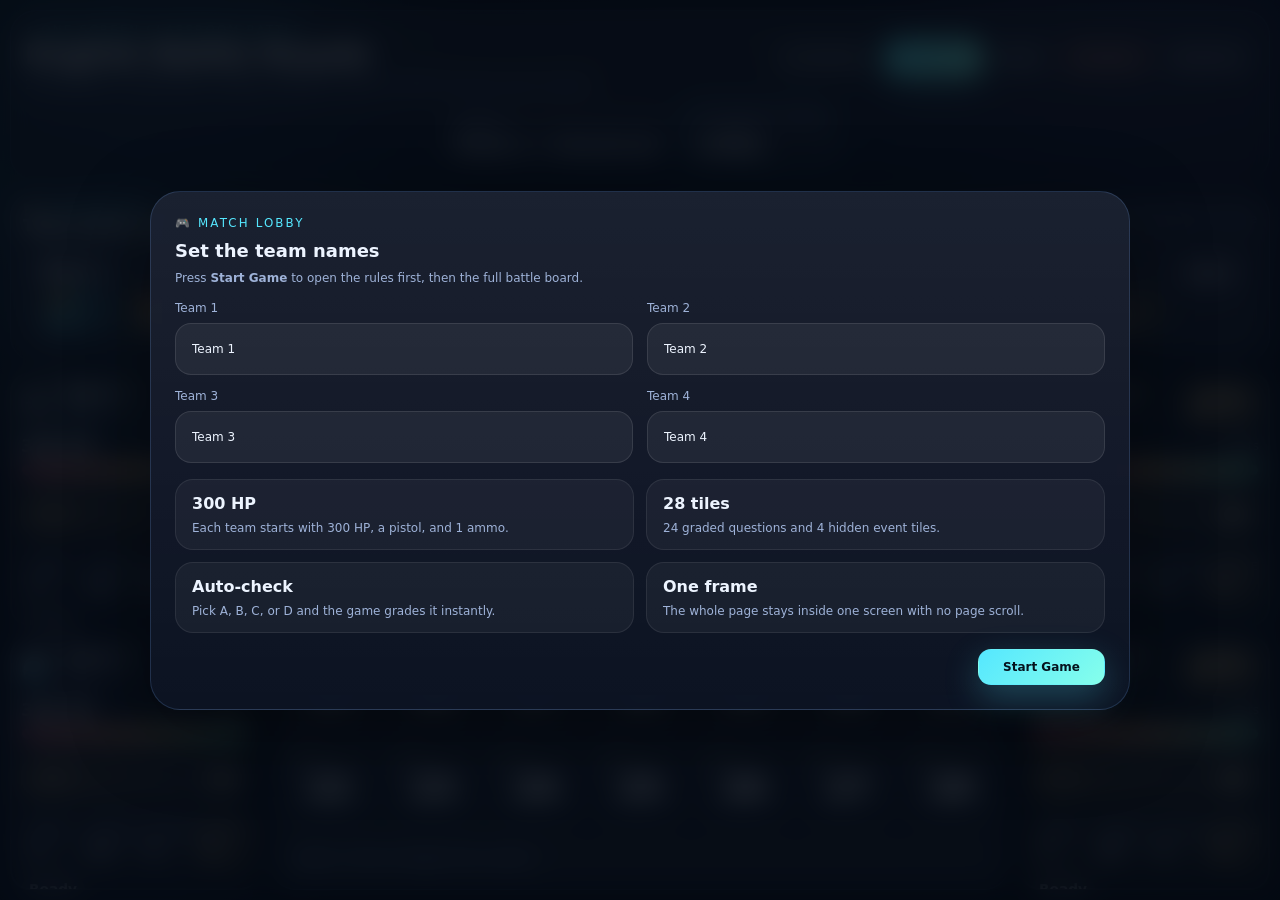
<file: index.html>
<!DOCTYPE html>
<html lang="en">
  <head>
    <meta charset="UTF-8" />
    <meta name="viewport" content="width=device-width, initial-scale=1.0" />
    <title>English Battle Royale</title>
    <link rel="stylesheet" href="styles.css" />
  </head>
  <body>
    <div class="bg-orb orb-a"></div>
    <div class="bg-orb orb-b"></div>
    <div class="bg-grid"></div>

    <div class="app-shell">
      <header class="top-hud glass">
        <div class="brand-block">
          <span class="eyebrow">⚡ One-screen classroom battle</span>
          <h1>English Battle Royale</h1>
          <p>24 questions, 4 event tiles, 4 teams, fixed turn order, and fast shooter-style rewards.</p>
        </div>

        <div class="status-cluster">
          <div class="status-chip">
            <span>Phase</span>
            <strong id="phaseLabel">Phase 1</strong>
          </div>
          <div class="status-chip turn-chip">
            <span>Current Turn</span>
            <strong id="currentTurnLabel">Team 1</strong>
          </div>
          <section class="alliance-banner alliance-banner-inline glass hidden" id="allianceBanner"></section>
        </div>

        <div class="header-actions">
          <button class="hud-btn" id="soundToggleBtn" aria-pressed="false">🔊 Sound On</button>
          <button class="hud-btn primary" id="newMatchBtn">New Match</button>
          <button class="hud-btn" id="openRulesBtn">Rules</button>
          <button class="hud-btn warn" id="endGameBtn">End Game</button>
          <button class="hud-btn" id="clearSaveBtn">Clear Save</button>
        </div>
      </header>

      <section class="scoreboard glass">
        <div class="section-head compact">
          <div>
            <span class="eyebrow">🏁 Scoreboard</span>
            <h2>Team points and streaks</h2>
          </div>
          <div class="score-note">Main correct: random $35-$100, +1 ammo, +10 score • Steal correct: random $35-$100, +8 score</div>
        </div>
        <div id="scoreboardGrid" class="scoreboard-grid"></div>
      </section>


      <main class="battle-layout">
        <aside class="side-column" id="leftColumn"></aside>

        <section class="center-column">
          <div class="board-shell glass">
            <div class="section-head">
              <div>
                <span class="eyebrow">🎯 Arena board</span>
                <h2>28 tiles</h2>
              </div>
              <div class="board-note">Turn order: Team 1 → Team 2 → Team 3 → Team 4</div>
            </div>

            <div class="board-legend">
              <span><i class="legend-swatch neutral"></i> Hidden tile</span>
              <span><i class="legend-swatch cleared"></i> Resolved slot</span>
              <span><i class="legend-swatch live"></i> Active tile</span>
            </div>

            <div id="boardGrid" class="board-grid"></div>

            <div id="miniFeed" class="mini-feed">Open a tile to begin the match.</div>

            <div id="stageOverlay" class="stage-overlay hidden"></div>
          </div>
        </section>

        <aside class="side-column" id="rightColumn"></aside>
      </main>
    </div>

    <section class="screen-layer" id="setupScreen">
      <div class="screen-card glass-heavy">
        <div class="screen-head">
          <span class="eyebrow">🎮 Match lobby</span>
          <h2>Set the team names</h2>
          <p>Press <strong>Start Game</strong> to open the rules first, then the full battle board.</p>
        </div>

        <div class="setup-grid">
          <label>
            Team 1
            <input id="teamName0" type="text" maxlength="22" placeholder="Team 1" />
          </label>
          <label>
            Team 2
            <input id="teamName1" type="text" maxlength="22" placeholder="Team 2" />
          </label>
          <label>
            Team 3
            <input id="teamName2" type="text" maxlength="22" placeholder="Team 3" />
          </label>
          <label>
            Team 4
            <input id="teamName3" type="text" maxlength="22" placeholder="Team 4" />
          </label>
        </div>

        <div class="lobby-cards">
          <article class="lobby-card"><strong>300 HP</strong><span>Each team starts with 300 HP, a pistol, and 1 ammo.</span></article>
          <article class="lobby-card"><strong>28 tiles</strong><span>24 graded questions and 4 hidden event tiles.</span></article>
          <article class="lobby-card"><strong>Auto-check</strong><span>Pick A, B, C, or D and the game grades it instantly.</span></article>
          <article class="lobby-card"><strong>One frame</strong><span>The whole page stays inside one screen with no page scroll.</span></article>
        </div>

        <div class="screen-actions">
          <button class="hud-btn primary big" id="startFromSetupBtn">Start Game</button>
        </div>
      </div>
    </section>

    <section class="screen-layer hidden" id="rulesScreen">
      <div class="screen-card glass-heavy rules-card">
        <div class="screen-head">
          <span class="eyebrow">📘 Rules</span>
          <h2>How this version plays</h2>
        </div>

        <div class="rules-grid">
          <article class="rule-card"><strong>Fixed turns</strong><span>The game always cycles Team 1 → Team 2 → Team 3 → Team 4.</span></article>
          <article class="rule-card"><strong>Main answer</strong><span>The current team gets 15 seconds. Correct answer: random $35-$100, +1 ammo, +10 score.</span></article>
          <article class="rule-card"><strong>Steal answer</strong><span>If the main team is wrong, pick one of the other three teams for an 8-second steal.</span></article>
          <article class="rule-card"><strong>Reward menu</strong><span>After a correct answer, choose Attack, +1 Ammo, Heal 15 HP, or Shop.</span></article>
          <article class="rule-card"><strong>Streak crate</strong><span>Every 3 correct answers in a row unlocks 3 mystery crates. Pick 1, then keep your turn.</span></article>
          <article class="rule-card"><strong>Phase 2</strong><span>At 14 tiles left or when any team drops to 150 HP, the game switches to 2 vs 2.</span></article>
        </div>

        <div class="screen-actions two">
          <button class="hud-btn" id="backToSetupBtn">Back</button>
          <button class="hud-btn primary big" id="continueToGameBtn">Enter Arena</button>
        </div>
      </div>
    </section>

    <div id="toastHost" class="toast-host"></div>

    <script src="questions.js"></script>
    <script src="app.js"></script>
  </body>
</html>
</file>
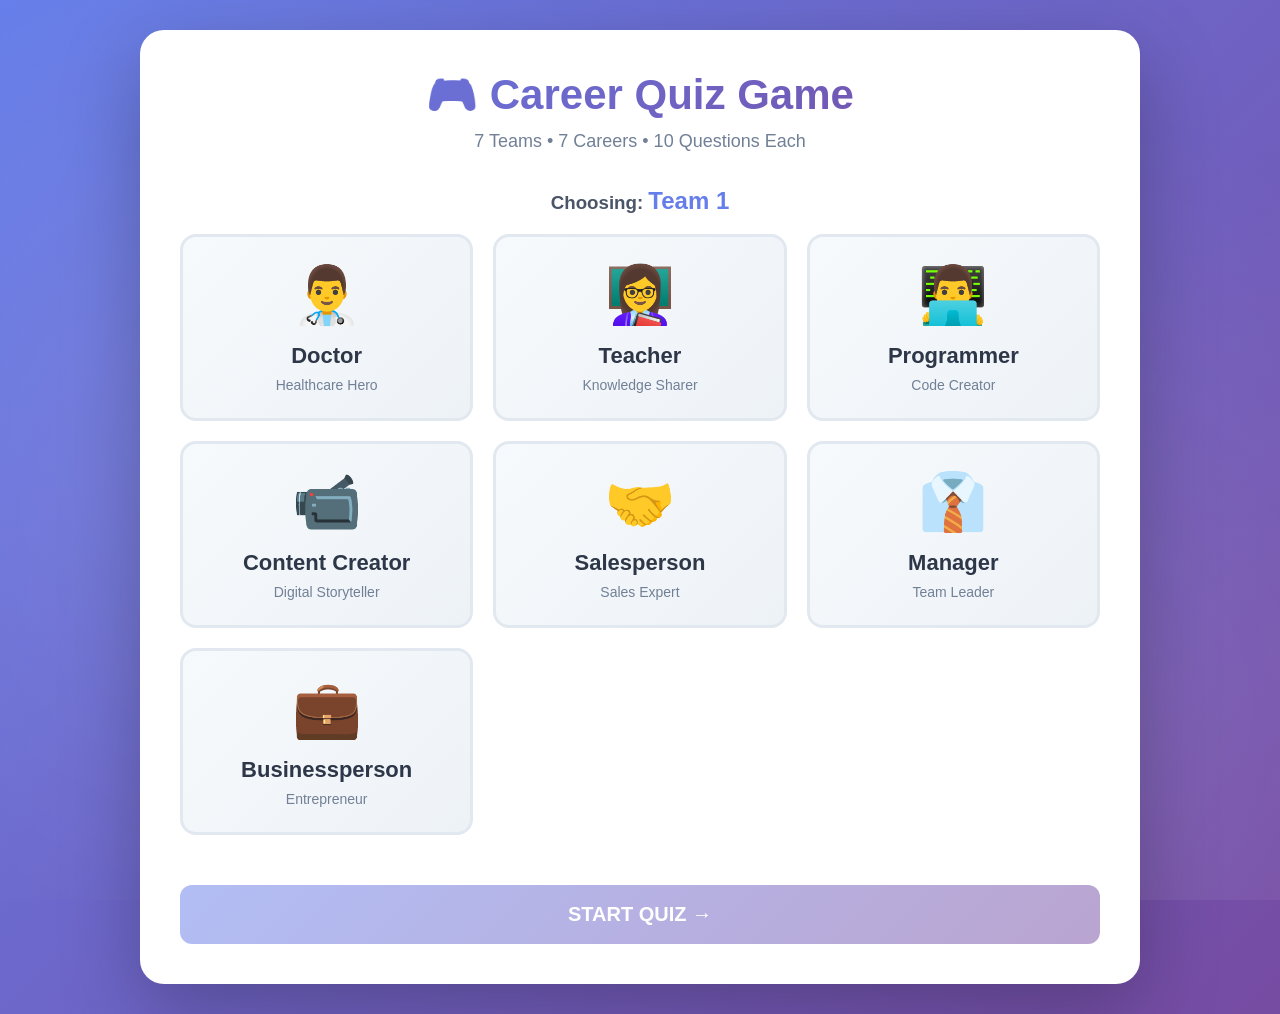
<file: egame.html>
<!doctype html>
<html lang="vi">
 <head>
  <meta charset="UTF-8">
  <meta name="viewport" content="width=device-width, initial-scale=1.0">
  <title>Career Path Quiz Game</title>
  <style>
    body {
      box-sizing: border-box;
      margin: 0;
      padding: 0;
      font-family: 'Nunito', 'Segoe UI', sans-serif;
      background: linear-gradient(135deg, #667eea 0%, #764ba2 100%);
      min-height: 100vh;
      width: 100%;
      overflow-x: hidden;
    }
    
    * { box-sizing: border-box; }

    .background-pattern {
      position: fixed;
      top: 0; left: 0; width: 100%; height: 100%;
      background-image: 
        radial-gradient(circle at 20% 50%, rgba(255, 255, 255, 0.1) 0%, transparent 50%),
        radial-gradient(circle at 80% 80%, rgba(255, 255, 255, 0.1) 0%, transparent 50%);
      pointer-events: none; z-index: 0;
    }
    
    .game-container {
      position: relative;
      width: 100%;
      min-height: 100vh;
      padding: 30px 20px;
      display: flex;
      flex-direction: column;
      align-items: center;
      z-index: 1;
    }
    
    .game-card {
      background: #ffffff;
      border-radius: 24px;
      padding: 40px;
      max-width: 1000px;
      width: 100%;
      box-shadow: 0 25px 80px rgba(0, 0, 0, 0.25);
      position: relative;
      overflow: hidden;
      transition: transform 0.1s; /* Cho hiệu ứng rung */
    }

    /* Hiệu ứng rung khi sai */
    .shake-effect {
      animation: shake 0.5s cubic-bezier(.36,.07,.19,.97) both;
    }

    @keyframes shake {
      10%, 90% { transform: translate3d(-1px, 0, 0); }
      20%, 80% { transform: translate3d(2px, 0, 0); }
      30%, 50%, 70% { transform: translate3d(-4px, 0, 0); }
      40%, 60% { transform: translate3d(4px, 0, 0); }
    }

    /* Popup thông báo kết quả */
    .feedback-popup {
      position: fixed;
      top: 50%;
      left: 50%;
      transform: translate(-50%, -50%) scale(0);
      background: rgba(255, 255, 255, 0.95);
      padding: 20px 40px;
      border-radius: 16px;
      font-size: 32px;
      font-weight: 900;
      box-shadow: 0 10px 40px rgba(0,0,0,0.3);
      z-index: 9999;
      pointer-events: none;
      transition: transform 0.3s cubic-bezier(0.175, 0.885, 0.32, 1.275);
    }

    .feedback-popup.correct {
      color: #48bb78;
      border: 4px solid #48bb78;
    }

    .feedback-popup.wrong {
      color: #f56565;
      border: 4px solid #f56565;
    }

    .feedback-popup.show {
      transform: translate(-50%, -50%) scale(1);
    }

    .game-header { text-align: center; margin-bottom: 35px; }
    
    .game-title {
      font-size: 42px;
      font-weight: 900;
      background: linear-gradient(135deg, #667eea 0%, #764ba2 100%);
      -webkit-background-clip: text;
      -webkit-text-fill-color: transparent;
      margin: 0 0 12px 0;
    }
    
    .game-subtitle { font-size: 18px; color: #718096; margin: 0; font-weight: 500; }

    /* Team Selection */
    .team-selection { display: block; }
    .team-selection.hidden { display: none; }
    
    .careers-grid {
      display: grid;
      grid-template-columns: repeat(auto-fit, minmax(280px, 1fr));
      gap: 20px;
      margin-bottom: 30px;
    }

    .career-card {
      background: linear-gradient(135deg, #f7fafc 0%, #edf2f7 100%);
      border: 3px solid #e2e8f0;
      border-radius: 16px;
      padding: 25px;
      text-align: center;
      cursor: pointer;
      transition: all 0.3s ease;
    }

    .career-card:hover { transform: translateY(-8px); border-color: #667eea; }
    .career-card.selected {
      background: linear-gradient(135deg, #667eea 0%, #764ba2 100%);
      border-color: #667eea;
      transform: scale(1.05);
    }
    .career-card.selected .career-name, .career-card.selected .career-desc { color: white; }
    .career-card.taken { opacity: 0.4; cursor: not-allowed; pointer-events: none; }

    .career-icon { font-size: 56px; display: block; margin-bottom: 15px; }
    .career-name { font-size: 22px; font-weight: 700; margin-bottom: 8px; color: #2d3748; }
    .career-desc { font-size: 14px; color: #718096; }

    .confirm-button, .submit-answer-button, .restart-button {
      width: 100%;
      padding: 18px;
      background: linear-gradient(135deg, #667eea 0%, #764ba2 100%);
      color: white;
      border: none;
      border-radius: 12px;
      font-size: 20px;
      font-weight: 700;
      cursor: pointer;
      transition: all 0.3s ease;
      margin-top: 20px;
    }
    .confirm-button:hover:not(:disabled) { transform: translateY(-3px); box-shadow: 0 10px 20px rgba(0,0,0,0.2); }
    .confirm-button:disabled { opacity: 0.5; cursor: not-allowed; }

    /* Quiz Screen */
    .quiz-screen { display: none; }
    .quiz-screen.active { display: block; }

    .current-team-banner {
      background: linear-gradient(135deg, #667eea 0%, #764ba2 100%);
      color: white;
      padding: 20px;
      border-radius: 16px;
      text-align: center;
      margin-bottom: 25px;
    }

    .question-box {
      background: #f7fafc;
      border-radius: 16px;
      padding: 30px;
      margin-bottom: 25px;
      border: 2px solid #e2e8f0;
    }
    .question-text { font-size: 24px; font-weight: 700; color: #2d3748; }

    .answers-grid { display: grid; grid-template-columns: 1fr 1fr; gap: 15px; }
    
    .answer-button {
      background: white;
      border: 3px solid #e2e8f0;
      border-radius: 12px;
      padding: 20px;
      font-size: 17px;
      font-weight: 600;
      cursor: pointer;
      transition: all 0.2s;
      text-align: left;
    }

    .answer-button:hover { border-color: #667eea; }
    .answer-button.selected { background: #667eea; color: white; border-color: #667eea; }
    .answer-button.correct { background: #48bb78; color: white; border-color: #48bb78; }
    .answer-button.wrong { background: #f56565; color: white; border-color: #f56565; }

    /* Scoreboard */
    .scoreboard-screen { display: none; }
    .scoreboard-screen.active { display: block; }

    .score-item {
      background: #f7fafc;
      border: 2px solid #e2e8f0;
      border-radius: 12px;
      padding: 15px 20px;
      margin-bottom: 10px;
      display: flex;
      justify-content: space-between;
      align-items: center;
    }
    .score-item.rank-1 { background: #fffbe6; border-color: #ffd700; transform: scale(1.02); }

    /* Fireworks */
    .fireworks-container {
      position: fixed; top: 0; left: 0; width: 100%; height: 100%;
      pointer-events: none; z-index: 9999;
    }
    .particle {
      position: absolute;
      width: 8px; height: 8px; border-radius: 50%;
      animation: pop 1s ease-out forwards;
    }
    @keyframes pop {
      0% { transform: translate(0, 0) scale(1); opacity: 1; }
      100% { transform: translate(var(--x), var(--y)) scale(0); opacity: 0; }
    }

    @media (max-width: 768px) {
      .game-card { padding: 20px; }
      .answers-grid { grid-template-columns: 1fr; }
    }
  </style>
 </head>
 <body>
  <div class="background-pattern"></div>
  
  <div class="game-container">
   <div class="game-card" id="mainCard">
    <div class="game-header">
     <h1 class="game-title">🎮 Career Quiz Game</h1>
     <p class="game-subtitle">7 Teams • 7 Careers • 10 Questions Each</p>
    </div>

    <div class="team-selection" id="teamSelection">
     <h3 style="text-align: center; color: #4a5568;">Choosing: <span id="currentTeamName" style="color: #667eea; font-weight: 800; font-size: 24px;">Team 1</span></h3>
     <div class="careers-grid" id="careersGrid"></div>
     <button class="confirm-button" id="confirmButton" disabled onclick="confirmSelection()">START QUIZ →</button>
    </div>

    <div class="quiz-screen" id="quizScreen">
     <div class="current-team-banner">
      <h2 id="quizTeamName" style="margin:0">Team 1</h2>
      <p id="quizCareerName" style="margin:5px 0 0 0">Doctor</p>
     </div>
     <p style="text-align: center; color: #718096; font-weight: bold;" id="questionCounter">Question 1/10</p>
     
     <div class="question-box">
      <p class="question-text" id="questionText"></p>
     </div>
     
     <div class="answers-grid" id="answersGrid"></div>
     <button class="submit-answer-button" id="submitButton" disabled onclick="submitAnswer()">SUBMIT ANSWER</button>
    </div>

    <div class="scoreboard-screen" id="scoreboardScreen">
     <h2 style="text-align: center; font-size: 32px;">🏆 Final Results</h2>
     <div id="winnerMessage" style="text-align: center; padding: 20px; background: #48bb78; color: white; border-radius: 12px; margin-bottom: 20px; font-weight: bold;"></div>
     <div id="scoresList"></div>
     <button class="restart-button" onclick="location.reload()">🔄 Play Again</button>
    </div>
   </div>
  </div>

  <div id="feedbackPopup" class="feedback-popup">Correct! +15</div>
  <div class="fireworks-container" id="fireworks"></div>

  <script>
    // === DATA SOURCE ===
    // Paste mảng careers của bạn vào đây (tôi giữ nguyên cấu trúc cũ)
    const careers = [
      {
        id: 1, name: "Doctor", icon: "👨‍⚕️", description: "Healthcare Hero",
        questions: [
          { question: "If a patient has a deep cut that is bleeding a lot, they might need...", answers: ["A simple bandage", "Stitches", "Some ice cream", "A warm bath"], correct: 1 },
          { question: "A doctor writes a note for the pharmacist. This note is called a...", answers: ["Recipe", "Prescription", "Menu", "Receipt"], correct: 1 },
          { question: "Which doctor specializes in fixing teeth?", answers: ["Dentist", "Surgeon", "Nurse", "Vet"], correct: 0 },
          { question: "If you eat something bad and your stomach hurts, you have...", answers: ["A headache", "Food poisoning", "A broken leg", "A sunburn"], correct: 1 },
          { question: "What is the 'emergency room' used for?", answers: ["Buying food", "Sleeping at night", "Treating urgent and serious health problems", "Parking cars"], correct: 2 },
          { question: "To check if a bone is broken, a doctor will take an...", answers: ["X-ray", "Email", "Interview", "Exam"], correct: 0 },
          { question: "A 'surgeon' is a doctor who...", answers: ["Only gives advice", "Performs operations", "Drives the ambulance", "Sells medicine"], correct: 1 },
          { question: "Recovery means...", answers: ["Getting worse", "Getting better after being sick", "Going on holiday", "Eating dinner"], correct: 1 },
          { question: "If a disease is 'contagious', it means...", answers: ["It is very rare", "It cannot be cured", "It can spread from person to person", "It is genetic"], correct: 2 },
          { question: "Before surgery, the patient usually signs a...", answers: ["Consent form", "Birthday card", "Check", "Newspaper"], correct: 0 }
        ]
      },
      {
        id: 2, name: "Teacher", icon: "👩‍🏫", description: "Knowledge Sharer",
        questions: [
          { question: "What does a teacher use to mark a student's attendance?", answers: ["A register", "A dictionary", "A storybook", "A map"], correct: 0 },
          { question: "If a student behaves badly, the teacher might give them...", answers: ["A reward", "Detention", "A high grade", "A candy"], correct: 1 },
          { question: "The head of a school is usually called the...", answers: ["Manager", "Principal", "Captain", "Boss"], correct: 1 },
          { question: "A 'deadline' for an assignment is...", answers: ["Start day", "Last day to submit", "Easiest part", "Subject name"], correct: 1 },
          { question: "When students work together, it is called...", answers: ["Group work", "Silent reading", "Exam time", "Solo project"], correct: 0 },
          { question: "To 'revise' for an exam means to...", answers: ["Forget everything", "Study again", "Write a book", "Sleep"], correct: 1 },
          { question: "A university degree is a type of...", answers: ["Qualification", "Machine", "Sport", "Food"], correct: 0 },
          { question: "Usually, a school year is divided into...", answers: ["Weeks", "Terms/Semesters", "Hours", "Centuries"], correct: 1 },
          { question: "If a student 'cheats', they...", answers: ["Study hard", "Break rules", "Ask for help", "Leave early"], correct: 1 },
          { question: "A library is where students can...", answers: ["Play football", "Borrow books", "Eat lunch", "Buy clothes"], correct: 1 }
        ]
      },
      {
        id: 3, name: "Programmer", icon: "👨‍💻", description: "Code Creator",
        questions: [
           { question: "Instructions written by a programmer are called...", answers: ["Code", "Recipe", "Novel", "Lyrics"], correct: 0 },
           { question: "If a program has a mistake, it is called a...", answers: ["Fly", "Bug", "Bee", "Worm"], correct: 1 },
           { question: "Popular programming language?", answers: ["English", "Python", "Latin", "Spanish"], correct: 1 },
           { question: "Programmers build...", answers: ["Houses", "Websites & Apps", "Cars", "Furniture"], correct: 1 },
           { question: "To keep an account safe, you need a...", answers: ["Door", "Password", "Bag", "Ticket"], correct: 1 },
           { question: "Attack by hackers is a...", answers: ["Security breach", "Party", "Meeting", "Holiday"], correct: 0 },
           { question: "A 'database' is used to...", answers: ["Play games", "Store data", "Clean screen", "Print paper"], correct: 1 },
           { question: "Open-source means...", answers: ["Expensive", "Code is public", "Closed", "No code"], correct: 1 },
           { question: "Physical parts of a computer are...", answers: ["Software", "Hardware", "Underwear", "Tupperware"], correct: 1 },
           { question: "Installing new version to fix problems is an...", answers: ["Update", "Upload", "Upside", "Upset"], correct: 0 }
        ]
      },
      {
        id: 4, name: "Content Creator", icon: "📹", description: "Digital Storyteller",
        questions: [
            { question: "When a video becomes popular quickly...", answers: ["Viral", "Bad", "Slow", "Away"], correct: 0 },
            { question: "People who follow a channel...", answers: ["Customers", "Subscribers", "Managers", "Employees"], correct: 1 },
            { question: "Put video on internet...", answers: ["Download", "Upload", "Print", "Delete"], correct: 1 },
            { question: "Editing means...", answers: ["Watching", "Improving video", "Selling", "Buying"], correct: 1 },
            { question: "A 'thumbnail' is...", answers: ["Hand part", "Video cover image", "Title", "End screen"], correct: 1 },
            { question: "Creators earn money via...", answers: ["Ads/Sponsors", "Paying viewers", "Stealing", "Sleeping"], correct: 0 },
            { question: "Platform for short vertical videos?", answers: ["Netflix", "TikTok", "Excel", "Kindle"], correct: 1 },
            { question: "Streaming means...", answers: ["Live broadcast", "Recording", "Writing", "Taking photo"], correct: 0 },
            { question: "Viewers write opinions in...", answers: ["Video", "Comments", "Bed", "Bank"], correct: 1 },
            { question: "Using music without permission causes...", answers: ["Copyright strike", "Happiness", "Friendship", "Bonus"], correct: 0 }
        ]
      },
      {
        id: 5, name: "Salesperson", icon: "🤝", description: "Sales Expert",
        questions: [
            { question: "Return product for money...", answers: ["Refund", "Receipt", "Recipe", "Reward"], correct: 0 },
            { question: "Discount means price is...", answers: ["Higher", "Lower", "Free", "Taxed"], correct: 1 },
            { question: "Guarantee/Warranty is...", answers: ["Promise to repair", "Credit card", "Bag", "Meeting"], correct: 0 },
            { question: "Out of stock means...", answers: ["Full", "Sold out", "On sale", "Broken"], correct: 1 },
            { question: "Try on clothes in...", answers: ["Waiting room", "Fitting room", "Living room", "Dining room"], correct: 1 },
            { question: "Negotiate means...", answers: ["Pay full", "Discuss price", "Argue", "Leave"], correct: 1 },
            { question: "Receipt proves...", answers: ["Theft", "Payment", "Desire", "Management"], correct: 1 },
            { question: "Wholesale means...", answers: ["Single item", "Bulk/Large qty", "Expensive", "Online"], correct: 1 },
            { question: "Good service builds...", answers: ["Loyalty", "Enemies", "Traffic", "Noise"], correct: 0 },
            { question: "Commission is...", answers: ["Salary", "Extra earnings", "Penalty", "Tax"], correct: 1 }
        ]
      },
      {
        id: 6, name: "Manager", icon: "👔", description: "Team Leader",
        questions: [
            { question: "CV helps manager decide...", answers: ["Party guest", "Who to interview", "Lunch", "Holiday"], correct: 1 },
            { question: "Good job leads to...", answers: ["Firing", "Promotion", "Ignoring", "Punishment"], correct: 1 },
            { question: "Salary is paid...", answers: ["Daily", "Monthly", "Yearly", "For lunch"], correct: 1 },
            { question: "Team meeting involves...", answers: ["Staff meeting", "Dinner", "Concert", "Sleepover"], correct: 0 },
            { question: "Quitting job requires...", answers: ["List", "Resignation letter", "Love letter", "Menu"], correct: 1 },
            { question: "Training helps...", answers: ["Waste time", "Learn skills", "Cost nothing", "Tire people"], correct: 1 },
            { question: "Manager is responsible for...", answers: ["Supervising", "Cleaning", "Repairing", "Driving"], correct: 0 },
            { question: "Budget is plan for...", answers: ["Money", "Time", "Dress", "Food"], correct: 0 },
            { question: "Stress management helps...", answers: ["Feel worse", "Work better", "Quit", "Fight"], correct: 1 },
            { question: "To 'hire' means...", answers: ["Give job", "Send home", "Sell", "Ask"], correct: 0 }
        ]
      },
      {
        id: 7, name: "Businessperson", icon: "💼", description: "Entrepreneur",
        questions: [
            { question: "Earnings after costs...", answers: ["Debt", "Profit", "Loss", "Tax"], correct: 1 },
            { question: "New company is...", answers: ["Start-up", "Finish-line", "Old", "School"], correct: 0 },
            { question: "Marketing is to...", answers: ["Hide", "Attract/Sell", "Scare", "Save"], correct: 1 },
            { question: "Competitor is...", answers: ["Partner", "Rival business", "Customer", "Lawyer"], correct: 1 },
            { question: "Money from bank to start...", answers: ["Gift", "Loan", "Fine", "Receipt"], correct: 1 },
            { question: "Legal agreement...", answers: ["Contract", "Novel", "Ticket", "Diary"], correct: 0 },
            { question: "Bankrupt means...", answers: ["Rich", "Lost all money", "Hiring", "New bank"], correct: 1 },
            { question: "Investment is for...", answers: ["Lunch", "Future profit", "Fine", "Bet"], correct: 1 },
            { question: "Taxes paid to...", answers: ["Government", "Customers", "Competitors", "Neighbors"], correct: 0 },
            { question: "CEO is...", answers: ["Worker", "Highest manager", "Guard", "Cleaner"], correct: 1 }
        ]
      }
    ];

    // === GAME LOGIC ===
    let teams = [];
    let currentTeamIndex = 0;
    let currentQuestionIndex = 0;
    let selectedAnswer = null;
    let teamScores = {};

    function initGame() {
      teams = [];
      currentTeamIndex = 0;
      currentQuestionIndex = 0;
      selectedAnswer = null;
      renderCareers();
      document.getElementById('currentTeamName').textContent = `Team 1`;
    }

    function renderCareers() {
      const grid = document.getElementById('careersGrid');
      grid.innerHTML = '';
      careers.forEach(c => {
        const isTaken = teams.some(t => t.careerId === c.id);
        const div = document.createElement('div');
        div.className = `career-card ${isTaken ? 'taken' : ''}`;
        div.innerHTML = `<span class="career-icon">${c.icon}</span><div class="career-name">${c.name}</div><div class="career-desc">${c.description}</div>`;
        if (!isTaken) div.onclick = () => selectCareer(c.id, div);
        grid.appendChild(div);
      });
    }

    function selectCareer(id, el) {
      document.querySelectorAll('.career-card').forEach(c => c.classList.remove('selected'));
      el.classList.add('selected');
      selectedAnswer = id;
      document.getElementById('confirmButton').disabled = false;
    }

    function confirmSelection() {
      const career = careers.find(c => c.id === selectedAnswer);
      teams.push({ name: `Team ${teams.length + 1}`, careerId: career.id, careerData: career, score: 0 });
      
      if (teams.length < 7) {
        currentTeamIndex++;
        selectedAnswer = null;
        document.getElementById('currentTeamName').textContent = `Team ${teams.length + 1}`;
        document.getElementById('confirmButton').disabled = true;
        renderCareers();
      } else {
        startQuiz();
      }
    }

    function startQuiz() {
      currentTeamIndex = 0;
      document.getElementById('teamSelection').classList.add('hidden');
      document.getElementById('quizScreen').classList.add('active');
      loadQuestion();
    }

    function loadQuestion() {
      const team = teams[currentTeamIndex];
      const q = team.careerData.questions[currentQuestionIndex];
      
      document.getElementById('quizTeamName').textContent = team.name;
      document.getElementById('quizCareerName').textContent = `${team.careerData.icon} ${team.careerData.name}`;
      document.getElementById('questionCounter').textContent = `Question ${currentQuestionIndex + 1}/10`;
      document.getElementById('questionText').textContent = q.question;

      const grid = document.getElementById('answersGrid');
      grid.innerHTML = '';
      selectedAnswer = null;
      document.getElementById('submitButton').disabled = true;

      q.answers.forEach((ans, idx) => {
        const btn = document.createElement('button');
        btn.className = 'answer-button';
        btn.textContent = ans;
        btn.onclick = () => {
          document.querySelectorAll('.answer-button').forEach(b => b.classList.remove('selected'));
          btn.classList.add('selected');
          selectedAnswer = idx;
          document.getElementById('submitButton').disabled = false;
        };
        grid.appendChild(btn);
      });
    }

    function submitAnswer() {
      const team = teams[currentTeamIndex];
      const q = team.careerData.questions[currentQuestionIndex];
      const buttons = document.querySelectorAll('.answer-button');
      
      const isCorrect = selectedAnswer === q.correct;
      
      // Hiệu ứng Visual
      if (isCorrect) {
        buttons[selectedAnswer].classList.add('correct');
        team.score += 15;
        showFeedback("✅ Correct! +15", "correct");
        triggerFireworks();
      } else {
        buttons[selectedAnswer].classList.add('wrong');
        buttons[q.correct].classList.add('correct');
        showFeedback("❌ Wrong!", "wrong");
        triggerShake();
      }

      document.getElementById('submitButton').disabled = true;

      setTimeout(() => {
        if (currentQuestionIndex < 9) {
          currentQuestionIndex++;
          loadQuestion();
        } else {
          // Next team or Finish
          if (currentTeamIndex < teams.length - 1) {
            currentTeamIndex++;
            currentQuestionIndex = 0;
            loadQuestion();
          } else {
            showScoreboard();
          }
        }
      }, 2000); // Đợi 2 giây để xem kết quả
    }

    // === EFFECTS ===
    function showFeedback(text, type) {
      const popup = document.getElementById('feedbackPopup');
      popup.textContent = text;
      popup.className = `feedback-popup ${type} show`;
      
      setTimeout(() => {
        popup.classList.remove('show');
      }, 1500);
    }

    function triggerShake() {
      const card = document.getElementById('mainCard');
      card.classList.remove('shake-effect');
      void card.offsetWidth; // Trigger reflow
      card.classList.add('shake-effect');
    }

    function triggerFireworks() {
      const container = document.getElementById('fireworks');
      const colors = ['#f093fb', '#f5576c', '#4facfe', '#43e97b', '#fa709a', '#fee140'];
      
      for(let i=0; i<30; i++) {
        const p = document.createElement('div');
        p.className = 'particle';
        const x = (Math.random() - 0.5) * 400 + 'px';
        const y = (Math.random() - 0.5) * 400 + 'px';
        p.style.setProperty('--x', x);
        p.style.setProperty('--y', y);
        p.style.background = colors[Math.floor(Math.random() * colors.length)];
        p.style.left = '50%';
        p.style.top = '50%';
        container.appendChild(p);
        setTimeout(() => p.remove(), 1000);
      }
    }

    function showScoreboard() {
      document.getElementById('quizScreen').classList.remove('active');
      document.getElementById('scoreboardScreen').classList.add('active');
      
      teams.sort((a,b) => b.score - a.score);
      const winner = teams[0];
      document.getElementById('winnerMessage').textContent = `🎉 WINNER: ${winner.name} (${winner.careerData.name}) - ${winner.score} PTS`;

      const list = document.getElementById('scoresList');
      teams.forEach((t, i) => {
        const div = document.createElement('div');
        div.className = `score-item rank-${i+1}`;
        div.innerHTML = `<span><b>#${i+1}</b> ${t.name} (${t.careerData.icon})</span> <strong>${t.score}</strong>`;
        list.appendChild(div);
      });
      
      // Bắn pháo hoa lớn
      setInterval(triggerFireworks, 500);
    }

    initGame();
  </script>
 </body>
</html>
</file>
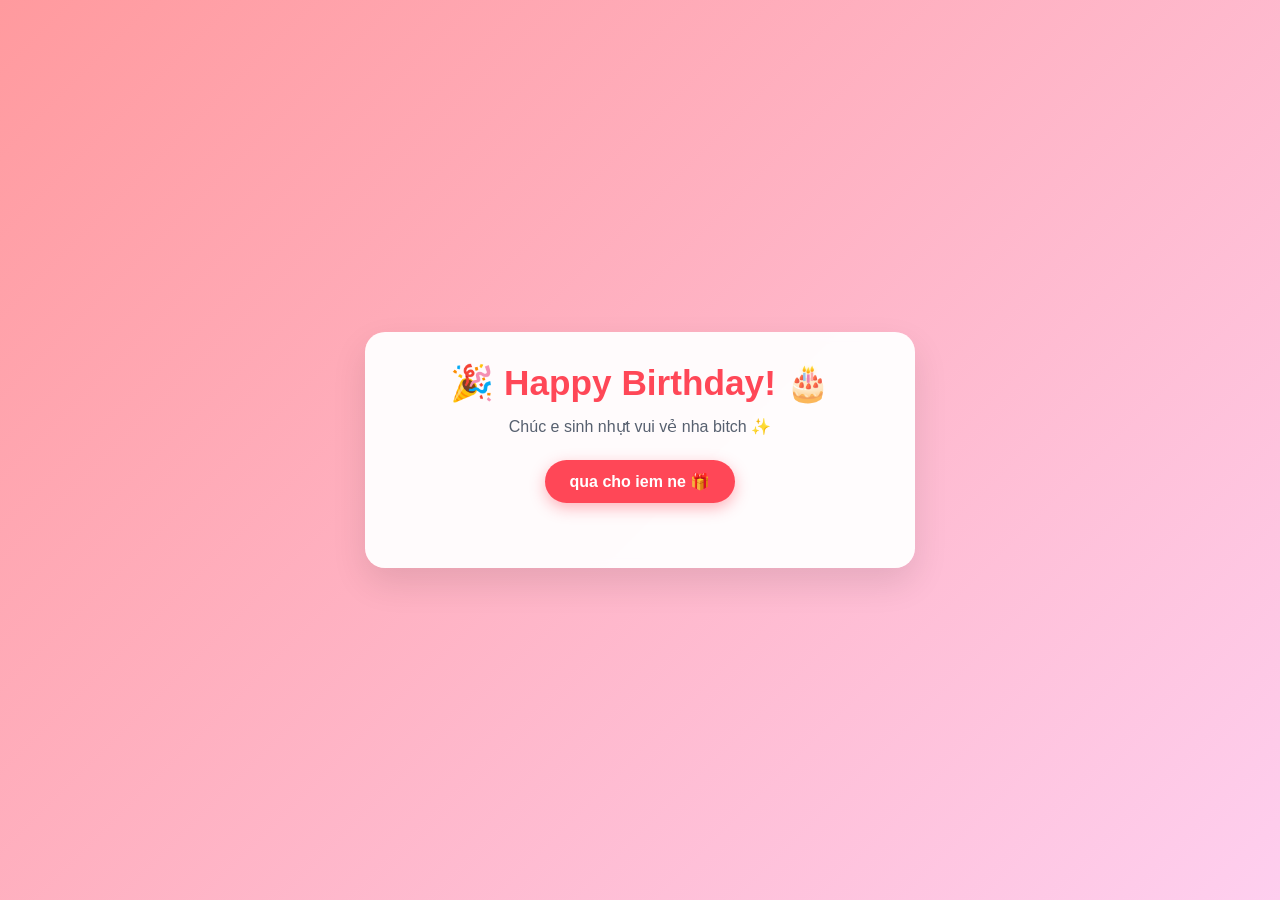
<file: happynewyear.html>
<!DOCTYPE html>
<html lang="vi">
<head>
    <meta charset="UTF-8">
    <meta name="viewport" content="width=device-width, initial-scale=1.0">
    <title>Chúc Mừng Sinh Nhật!</title>
    <style>
        * {
            margin: 0;
            padding: 0;
            box-sizing: border-box;
        }

        body {
            min-height: 100vh;
            display: flex;
            justify-content: center;
            align-items: center;
            background: linear-gradient(135deg, #ff9a9e 0%, #fecfef 100%);
            font-family: 'Segoe UI', Tahoma, Geneva, Verdana, sans-serif;
            text-align: center;
            padding: 15px;
            overflow-x: hidden;
        }

        .card {
            background: rgba(255, 255, 255, 0.95);
            padding: 25px 15px;
            border-radius: 20px;
            box-shadow: 0 15px 35px rgba(0,0,0,0.1);
            backdrop-filter: blur(5px);
            max-width: 550px;
            width: 100%;
            z-index: 10;
        }

        h1 {
            color: #ff4757;
            font-size: 1.8rem;
            margin-bottom: 10px;
            animation: bounce 1.5s infinite alternate;
        }

        p {
            color: #57606f;
            font-size: 1rem;
            line-height: 1.6;
            margin-bottom: 20px;
        }

        .btn {
            background: #ff4757;
            color: white;
            border: none;
            padding: 12px 25px;
            font-size: 1rem;
            font-weight: bold;
            border-radius: 25px;
            cursor: pointer;
            transition: transform 0.2s, background-color 0.2s;
            box-shadow: 0 5px 15px rgba(255, 71, 87, 0.4);
            margin-bottom: 15px;
        }

        .btn:hover {
            background: #ff6b81;
            transform: scale(1.05);
        }

        /* Khung chứa danh sách ảnh */
        .img-container {
            max-height: 0;
            opacity: 0;
            overflow-y: auto; /* Thêm thanh cuộn nếu danh sách ảnh dài */
            transition: max-height 0.6s ease-in-out, opacity 0.5s ease-in-out;
            margin-top: 10px;
            padding: 5px;
            
            /* Mặc định hiển thị 1 cột trên điện thoại */
            display: grid;
            grid-template-columns: 1fr;
            gap: 15px;
        }

        /* Khi bấm nút thì hiển thị toàn bộ khung */
        .img-container.show {
            max-height: 70vh; /* Tự điều chỉnh theo 70% chiều cao màn hình */
            opacity: 1;
        }

        /* Tối ưu hiển thị ảnh trọn vẹn không mất chi tiết */
        .img-container img {
            width: 100%;
            height: auto; /* Giữ nguyên tỉ lệ gốc của ảnh */
            max-height: 350px; /* Giới hạn chiều cao tối đa */
            border-radius: 12px;
            box-shadow: 0 4px 10px rgba(0,0,0,0.12);
            object-fit: contain; /* Giúp hiện full ảnh, không bị cắt tỉa */
            background-color: #f8f9fa; /* Nền xám nhẹ cho ảnh bớt trống */
        }

        /* Media Query: Trên màn hình máy tính (PC) từ 600px trở lên sẽ hiện 2 cột */
        @media (min-width: 600px) {
            .card {
                padding: 30px 25px;
            }
            
            h1 {
                font-size: 2.2rem;
            }

            .img-container {
                grid-template-columns: repeat(2, 1fr); /* 2 cột trên PC */
            }
        }

        @keyframes bounce {
            from { transform: translateY(0); }
            to { transform: translateY(-8px); }
        }

        /* Hiệu ứng kim tuyến */
        .confetti {
            position: fixed;
            width: 10px;
            height: 10px;
            top: -10px;
            animation: fall 3s linear infinite;
            z-index: 1;
        }

        @keyframes fall {
            to {
                transform: translateY(100vh) rotate(360deg);
            }
        }
    </style>
</head>
<body>

    <div class="card">
        <h1>🎉 Happy Birthday! 🎂</h1>
        <p>Chúc e sinh nhựt vui vẻ nha bitch ✨</p>
        
        <button class="btn" onclick="toggleImage()">qua cho iem ne 🎁</button>

        <!-- Khung hiện danh sách nhiều ảnh -->
        <div class="img-container" id="myImageContainer">
            <img src="IMG_8567.jpeg" alt="Ảnh sinh nhật 1">
            <img src="IMG_9166.jpeg" alt="Ảnh sinh nhật 2">
            <img src="att.fUcCqLFFqvxPHamnaBOKhaC596pzYUHMMMX5Dc0OgIg.jpeg" alt="Ảnh sinh nhật 3">
            <img src="IMG_9169.jpeg" alt="Ảnh sinh nhật 4">
        </div>
    </div>

    <script>
        function toggleImage() {
            const imgContainer = document.getElementById('myImageContainer');
            imgContainer.classList.toggle('show');
        }

        // Tạo hiệu ứng kim tuyến rơi
        function createConfetti() {
            const colors = ['#ff4757', '#2ed573', '#1e90ff', '#ffa502', '#e84393'];
            for (let i = 0; i < 30; i++) {
                const confetti = document.createElement('div');
                confetti.classList.add('confetti');
                confetti.style.left = Math.random() * 100 + 'vw';
                confetti.style.animationDuration = Math.random() * 3 + 2 + 's';
                confetti.style.backgroundColor = colors[Math.floor(Math.random() * colors.length)];
                document.body.appendChild(confetti);
            }
        }

        createConfetti();
    </script>
</body>
</html>
</file>
<file: styles.css>
:root {
  --bg: #07111f;
  --bg-2: #0c1830;
  --glass: rgba(15, 26, 47, 0.72);
  --glass-heavy: rgba(8, 16, 33, 0.9);
  --line: rgba(125, 176, 255, 0.18);
  --text: #edf4ff;
  --muted: #9eb2d8;
  --cyan: #55e7ff;
  --blue: #6ea8ff;
  --violet: #9f7fff;
  --pink: #ff78e1;
  --green: #6dffbf;
  --amber: #ffcc73;
  --red: #ff7b7b;
  --shadow: 0 22px 80px rgba(0, 0, 0, 0.42);
  --radius-xl: 26px;
  --radius-lg: 20px;
  --radius-md: 14px;
  --radius-sm: 10px;
  --hud-h: 94px;
  --score-h: 96px;
}

* {
  box-sizing: border-box;
}

html,
body {
  width: 100%;
  height: 100%;
  margin: 0;
}

body {
  overflow: hidden;
  font-family: Inter, ui-sans-serif, system-ui, -apple-system, BlinkMacSystemFont, "Segoe UI", sans-serif;
  font-size: clamp(12.5px, 0.72vw + 3px, 15.5px);
  color: var(--text);
  background:
    radial-gradient(circle at 10% 20%, rgba(72, 217, 255, 0.16), transparent 26%),
    radial-gradient(circle at 88% 12%, rgba(163, 120, 255, 0.14), transparent 22%),
    linear-gradient(150deg, #050c16, #0a1428 45%, #08101d 100%);
}

button,
input {
  font: inherit;
}

button {
  border: 0;
  cursor: pointer;
  touch-action: manipulation;
  -webkit-tap-highlight-color: transparent;
  user-select: none;
  will-change: transform, box-shadow, background, border-color;
  transform: translateZ(0);
  backface-visibility: hidden;
}

.bg-grid,
.bg-orb {
  position: fixed;
  inset: 0;
  pointer-events: none;
}

.bg-grid {
  opacity: 0.24;
  background-image:
    linear-gradient(rgba(110, 168, 255, 0.08) 1px, transparent 1px),
    linear-gradient(90deg, rgba(110, 168, 255, 0.08) 1px, transparent 1px);
  background-size: 34px 34px;
  mask-image: radial-gradient(circle at center, black 50%, transparent 95%);
}

.bg-orb {
  filter: blur(70px);
  opacity: 0.5;
  animation: floatOrb 12s ease-in-out infinite;
}

.orb-a {
  top: -10%;
  left: -6%;
  width: 34vw;
  height: 34vw;
  background: rgba(77, 230, 255, 0.16);
}

.orb-b {
  right: -8%;
  bottom: -14%;
  width: 30vw;
  height: 30vw;
  background: rgba(182, 102, 255, 0.14);
  animation-delay: -4s;
}

@keyframes floatOrb {
  0%, 100% { transform: translate3d(0, 0, 0) scale(1); }
  50% { transform: translate3d(0, -16px, 0) scale(1.05); }
}

.app-shell {
  position: relative;
  z-index: 1;
  height: 100vh;
  padding: 10px;
  display: flex;
  flex-direction: column;
  gap: 10px;
}

.glass,
.glass-heavy {
  border: 1px solid var(--line);
  background: linear-gradient(180deg, rgba(255,255,255,0.06), rgba(255,255,255,0.02)), var(--glass);
  backdrop-filter: blur(18px);
  -webkit-backdrop-filter: blur(18px);
  box-shadow: var(--shadow);
}

.glass {
  border-radius: var(--radius-xl);
}

.glass-heavy {
  border-radius: 30px;
  background: linear-gradient(180deg, rgba(255,255,255,0.08), rgba(255,255,255,0.02)), var(--glass-heavy);
}

.top-hud {
  min-height: var(--hud-h);
  display: grid;
  grid-template-columns: minmax(260px, 1.15fr) auto auto;
  align-items: center;
  gap: 12px;
  padding: 14px 16px;
}

.brand-block h1,
.section-head h2,
.screen-head h2,
.stage-card h2,
.team-card h3 {
  margin: 0;
}

.brand-block p,
.screen-head p,
.stage-meta,
.rule-card span,
.lobby-card span,
.mini-note,
.score-note,
.board-note,
.mini-feed,
.team-topline {
  color: var(--muted);
}

.brand-block p {
  margin: 6px 0 0;
  max-width: 720px;
  font-size: 0.84rem;
}

.eyebrow {
  display: inline-flex;
  align-items: center;
  gap: 8px;
  font-size: 0.74rem;
  text-transform: uppercase;
  letter-spacing: 0.18em;
  color: var(--cyan);
}

.status-cluster {
  display: flex;
  align-items: stretch;
  gap: 10px;
}

.status-chip {
  min-width: 132px;
  padding: 10px 14px;
  border-radius: 16px;
  border: 1px solid rgba(110, 168, 255, 0.16);
  background: rgba(255, 255, 255, 0.04);
  display: flex;
  flex-direction: column;
  justify-content: center;
  gap: 6px;
}

.status-chip span {
  color: var(--muted);
  font-size: 0.76rem;
  text-transform: uppercase;
  letter-spacing: 0.12em;
}

.status-chip strong {
  font-size: 1rem;
}

.turn-chip {
  border-color: rgba(85, 231, 255, 0.3);
  box-shadow: inset 0 0 0 1px rgba(85, 231, 255, 0.08), 0 0 18px rgba(85, 231, 255, 0.14);
}

.header-actions,
.screen-actions,
.inline-actions,
.target-grid,
.scoreboard-grid,
.board-legend,
.setup-grid,
.lobby-cards,
.rules-grid,
.team-mini-stats,
.inventory-grid,
.reward-actions,
.shop-grid {
  display: grid;
}

.header-actions {
  display: flex;
  justify-content: flex-end;
  gap: 8px;
  flex-wrap: wrap;
}

.hud-btn {
  padding: 10px 14px;
  border-radius: 13px;
  color: var(--text);
  background: rgba(255, 255, 255, 0.06);
  border: 1px solid rgba(255, 255, 255, 0.08);
  transition: transform 0.18s ease, border-color 0.18s ease, background 0.18s ease;
}

.hud-btn:hover:not(:disabled),
.option-btn:hover:not(:disabled),
.tile-btn:hover:not(:disabled),
.reward-btn:hover:not(:disabled),
.inventory-btn:hover:not(:disabled),
.shop-btn:hover:not(:disabled),
.steal-btn:hover:not(:disabled),
.target-btn:hover:not(:disabled) {
  transform: translateY(-2px);
  border-color: rgba(85, 231, 255, 0.35);
}

.hud-btn.primary,
.reward-btn.primary,
.shop-btn.primary {
  color: #05121d;
  background: linear-gradient(135deg, var(--cyan), #86ffeb);
  border-color: transparent;
  box-shadow: 0 12px 34px rgba(85, 231, 255, 0.25);
}

.hud-btn.big {
  padding-inline: 24px;
  font-weight: 700;
}

.scoreboard {
  min-height: var(--score-h);
  padding: 12px 14px 14px;
}

.section-head {
  display: flex;
  align-items: center;
  justify-content: space-between;
  gap: 12px;
  margin-bottom: 12px;
}

.section-head.compact {
  margin-bottom: 10px;
}

.section-head h2 {
  font-size: 1.05rem;
}

.score-note,
.board-note {
  font-size: 0.82rem;
  text-align: right;
}

.scoreboard-grid {
  grid-template-columns: repeat(4, minmax(0, 1fr));
  gap: 12px;
}

.score-card {
  position: relative;
  overflow: hidden;
  min-height: 58px;
  border-radius: 16px;
  padding: 12px 14px;
  border: 1px solid rgba(255, 255, 255, 0.08);
  background: rgba(255, 255, 255, 0.04);
}

.score-card::before,
.team-card::before,
.tile-btn::before,
.stage-card::before {
  content: "";
  position: absolute;
  inset: auto -40% 100% auto;
  width: 60%;
  height: 140%;
  background: linear-gradient(120deg, transparent, rgba(255,255,255,0.11), transparent);
  transform: rotate(18deg);
  animation: shine 5.8s linear infinite;
}

@keyframes shine {
  0% { transform: translate3d(0, 0, 0) rotate(18deg); }
  100% { transform: translate3d(-260%, 160%, 0) rotate(18deg); }
}

.score-card.active-turn {
  border-color: rgba(85, 231, 255, 0.45);
  box-shadow: 0 0 0 1px rgba(85, 231, 255, 0.1), 0 0 18px rgba(85, 231, 255, 0.16);
}

.score-top {
  display: flex;
  align-items: center;
  justify-content: space-between;
  gap: 12px;
}

.score-name {
  font-weight: 700;
  font-size: 0.98rem;
}

.score-pill {
  padding: 5px 10px;
  border-radius: 999px;
  font-size: 0.76rem;
  letter-spacing: 0.06em;
  text-transform: uppercase;
  background: rgba(255, 255, 255, 0.08);
}

.score-meta {
  display: flex;
  gap: 10px;
  margin-top: 10px;
  color: var(--muted);
  font-size: 0.84rem;
}

.alliance-banner {
  min-height: 58px;
  padding: 12px 18px;
  display: flex;
  align-items: center;
  gap: 12px;
}

.alliance-banner.hidden,
.stage-overlay.hidden,
.screen-layer.hidden,
.answer-box.hidden {
  display: none;
}

.alliance-badge {
  padding: 10px 14px;
  border-radius: 16px;
  background: rgba(255, 255, 255, 0.05);
  border: 1px solid rgba(255, 255, 255, 0.08);
  display: flex;
  flex-direction: column;
  gap: 3px;
}

.battle-layout {
  min-height: 0;
  flex: 1;
  display: grid;
  grid-template-columns: minmax(228px, 0.95fr) minmax(560px, 1.65fr) minmax(228px, 0.95fr);
  gap: 10px;
}

.side-column,
.center-column,
.board-shell {
  min-height: 0;
}

.side-column {
  display: grid;
  gap: 10px;
  grid-template-rows: repeat(2, minmax(0, 1fr));
}

.team-card {
  position: relative;
  overflow: hidden;
  min-height: 0;
  padding: 12px;
  border-radius: 20px;
  border: 1px solid rgba(255, 255, 255, 0.08);
  background: linear-gradient(180deg, rgba(255,255,255,0.06), rgba(255,255,255,0.03));
  display: flex;
  flex-direction: column;
  gap: 12px;
}

.team-card.current-turn {
  box-shadow: 0 0 0 1px rgba(85, 231, 255, 0.12), 0 0 22px rgba(85, 231, 255, 0.16);
}

.team-card.eliminated {
  opacity: 0.55;
  filter: grayscale(0.18);
}

.theme-solar { box-shadow: inset 0 0 0 1px rgba(255, 152, 82, 0.12); }
.theme-ocean { box-shadow: inset 0 0 0 1px rgba(95, 190, 255, 0.12); }
.theme-forest { box-shadow: inset 0 0 0 1px rgba(109, 255, 191, 0.12); }
.theme-storm { box-shadow: inset 0 0 0 1px rgba(183, 133, 255, 0.12); }

.team-header {
  display: flex;
  align-items: flex-start;
  justify-content: space-between;
  gap: 12px;
}

.team-ident {
  display: flex;
  align-items: center;
  gap: 12px;
}

.team-icon {
  width: 40px;
  height: 40px;
  border-radius: 13px;
  background: rgba(255, 255, 255, 0.08);
  display: grid;
  place-items: center;
  font-size: 1.55rem;
}

.team-topline {
  margin-top: 5px;
  font-size: 0.84rem;
}

.turn-badge,
.streak-badge,
.tile-status,
.stage-pill,
.status-pill,
.inventory-tag {
  display: inline-flex;
  align-items: center;
  justify-content: center;
  gap: 6px;
  padding: 5px 10px;
  border-radius: 999px;
  font-size: 0.74rem;
  background: rgba(255, 255, 255, 0.07);
  color: var(--text);
}

.turn-badge {
  background: rgba(85, 231, 255, 0.14);
  color: var(--cyan);
  animation: pulseGlow 1.4s ease-in-out infinite;
}

@keyframes pulseGlow {
  0%, 100% { box-shadow: 0 0 0 0 rgba(85, 231, 255, 0.2); }
  50% { box-shadow: 0 0 0 10px rgba(85, 231, 255, 0); }
}

.hp-wrap {
  display: grid;
  gap: 8px;
}

.hp-row {
  display: flex;
  justify-content: space-between;
  align-items: center;
  gap: 12px;
}

.hp-row strong {
  font-size: 1.15rem;
}

.hp-track {
  height: 12px;
  border-radius: 999px;
  background: rgba(255, 255, 255, 0.08);
  overflow: hidden;
  border: 1px solid rgba(255, 255, 255, 0.08);
}

.hp-fill {
  height: 100%;
  border-radius: inherit;
  background: linear-gradient(90deg, #ff6d87, #ffb872, #7dffce);
  box-shadow: 0 0 16px rgba(125, 255, 206, 0.35);
}

.team-mini-stats {
  grid-template-columns: repeat(4, minmax(0, 1fr));
  gap: 6px;
}

.mini-stat {
  padding: 8px 8px;
  border-radius: 12px;
  background: rgba(255, 255, 255, 0.045);
  border: 1px solid rgba(255, 255, 255, 0.05);
}

.mini-stat span {
  display: block;
  color: var(--muted);
  font-size: 0.7rem;
  text-transform: uppercase;
  letter-spacing: 0.08em;
}

.mini-stat strong {
  display: block;
  margin-top: 4px;
  font-size: 0.98rem;
}

.damage-stat {
  position: relative;
}

.mini-boost-note {
  display: block;
  margin-top: 4px;
  font-size: 0.66rem;
  line-height: 1.25;
  color: #89f4ff;
  font-weight: 700;
  text-shadow: 0 0 12px rgba(76, 226, 255, 0.28);
}

.status-row,
.inventory-row,
.stage-pills,
.reward-notes,
.answer-box,
.question-explain,
.store-lines {
  display: flex;
  flex-wrap: wrap;
  gap: 8px;
}

.status-pill.alert {
  background: rgba(255, 123, 123, 0.14);
  color: #ffc7c7;
}

.status-pill.good {
  background: rgba(109, 255, 191, 0.14);
  color: #c9ffe8;
}

.inventory-grid {
  grid-template-columns: repeat(7, minmax(0, 1fr));
  gap: 6px;
}

.inventory-btn {
  min-height: 42px;
  padding: 6px 4px;
  border-radius: 12px;
  color: var(--text);
  background: rgba(255, 255, 255, 0.045);
  border: 1px solid rgba(255, 255, 255, 0.06);
  display: grid;
  place-items: center;
  gap: 4px;
}

.inventory-btn small {
  display: none;
}

.inventory-btn:disabled {
  opacity: 0.34;
  cursor: default;
  transform: none !important;
}

.card-actions {
  display: flex;
  justify-content: space-between;
  align-items: center;
  gap: 8px;
  margin-top: auto;
}

.board-shell {
  position: relative;
  height: 100%;
  padding: 12px;
  display: flex;
  flex-direction: column;
  gap: 8px;
}

.board-legend {
  grid-template-columns: repeat(3, max-content);
  gap: 16px;
  align-items: center;
  color: var(--muted);
  font-size: 0.82rem;
}

.legend-swatch {
  display: inline-block;
  width: 12px;
  height: 12px;
  margin-right: 6px;
  border-radius: 4px;
  vertical-align: middle;
}

.legend-swatch.neutral { background: rgba(255, 255, 255, 0.12); }
.legend-swatch.cleared { background: rgba(255, 255, 255, 0.18); }
.legend-swatch.live { background: linear-gradient(135deg, var(--cyan), var(--violet)); }

.board-grid {
  flex: 1;
  min-height: 0;
  display: grid;
  grid-template-columns: repeat(7, minmax(0, 1fr));
  grid-template-rows: repeat(4, minmax(0, 1fr));
  gap: 8px;
}

.tile-btn {
  position: relative;
  overflow: hidden;
  border-radius: 18px;
  color: var(--text);
  border: 1px solid rgba(255, 255, 255, 0.08);
  background:
    radial-gradient(circle at 20% 20%, rgba(255,255,255,0.08), transparent 28%),
    linear-gradient(180deg, rgba(255,255,255,0.05), rgba(255,255,255,0.03));
  display: grid;
  place-items: center;
  gap: 6px;
  transition: transform 0.18s ease, box-shadow 0.18s ease, border-color 0.18s ease;
}

.tile-btn.active {
  border-color: rgba(85, 231, 255, 0.55);
  box-shadow: 0 0 0 1px rgba(85, 231, 255, 0.14), 0 0 26px rgba(85, 231, 255, 0.16);
}

.tile-btn.used {
  opacity: 0.42;
  filter: grayscale(0.18);
}

.tile-btn:disabled {
  cursor: default;
  transform: none !important;
}

.tile-index {
  font-size: 1.08rem;
  font-weight: 800;
}

.tile-type {
  font-size: 0.64rem;
  letter-spacing: 0.1em;
  text-transform: uppercase;
  color: var(--muted);
}

.tile-status {
  position: absolute;
  top: 10px;
  right: 10px;
  padding: 4px 8px;
}

.mini-feed {
  min-height: 36px;
  border-radius: 14px;
  padding: 8px 12px;
  color: var(--muted);
  background: rgba(255, 255, 255, 0.04);
  border: 1px solid rgba(255, 255, 255, 0.06);
  display: flex;
  align-items: center;
}

.stage-overlay {
  position: absolute;
  inset: 74px 10px 50px;
  border-radius: 22px;
  background: rgba(6, 12, 25, 0.86);
  border: 1px solid rgba(125, 176, 255, 0.18);
  backdrop-filter: blur(18px);
  -webkit-backdrop-filter: blur(18px);
  box-shadow: 0 26px 70px rgba(0, 0, 0, 0.55);
  overflow: hidden;
}

.stage-card {
  position: relative;
  height: 100%;
  padding: 14px 16px 14px;
  display: flex;
  flex-direction: column;
  gap: 12px;
  animation: riseIn 0.2s ease-out;
}

@keyframes riseIn {
  from { opacity: 0; transform: translateY(10px) scale(0.98); }
  to { opacity: 1; transform: translateY(0) scale(1); }
}

.stage-top {
  display: flex;
  justify-content: space-between;
  gap: 16px;
  align-items: flex-start;
}

.stage-top h2 {
  font-size: 1.25rem;
}

.stage-pills {
  align-items: center;
}

.stage-pill {
  background: rgba(255, 255, 255, 0.08);
  color: var(--text);
}

.stage-pill.timer {
  background: rgba(85, 231, 255, 0.14);
  color: var(--cyan);
  font-weight: 700;
}

.question-body {
  display: grid;
  gap: 14px;
  min-height: 0;
}

.question-box,
.reward-box,
.shop-card,
.target-btn,
.steal-btn,
.crate-card,
.rule-card,
.lobby-card {
  border-radius: 18px;
  border: 1px solid rgba(255, 255, 255, 0.08);
  background: rgba(255, 255, 255, 0.045);
}

.question-box {
  padding: 14px;
}

.question-text {
  margin: 0;
  font-size: 1rem;
  line-height: 1.45;
}

.option-grid {
  display: grid;
  grid-template-columns: repeat(2, minmax(0, 1fr));
  gap: 10px;
}

.option-btn,
.reward-btn,
.shop-btn,
.crate-card,
.steal-btn,
.target-btn {
  color: var(--text);
  border: 1px solid rgba(255, 255, 255, 0.08);
  background: rgba(255, 255, 255, 0.05);
}

.option-btn {
  min-height: 66px;
  padding: 10px 12px;
  border-radius: 14px;
  text-align: left;
  display: grid;
  grid-template-columns: 38px 1fr;
  gap: 10px;
  align-items: center;
}

.option-btn .choice-letter {
  width: 34px;
  height: 34px;
  border-radius: 11px;
  background: rgba(255, 255, 255, 0.08);
  display: grid;
  place-items: center;
  font-weight: 800;
}

.option-btn.correct {
  border-color: rgba(109, 255, 191, 0.45);
  background: rgba(109, 255, 191, 0.12);
}

.option-btn.wrong {
  border-color: rgba(255, 123, 123, 0.45);
  background: rgba(255, 123, 123, 0.12);
}

.answer-box {
  padding: 12px 14px;
  border-radius: 16px;
  background: rgba(109, 255, 191, 0.08);
  border: 1px solid rgba(109, 255, 191, 0.2);
}

.inline-actions {
  display: flex;
  flex-wrap: wrap;
  gap: 10px;
}

.inline-actions > * {
  flex: 1 1 160px;
}

.reward-box,
.shop-box {
  padding: 16px;
}

.reward-notes {
  flex-direction: column;
  align-items: flex-start;
}

.reward-actions {
  grid-template-columns: repeat(4, minmax(0, 1fr));
  gap: 10px;
}

.reward-btn,
.shop-btn {
  min-height: 74px;
  padding: 10px 12px;
  border-radius: 16px;
  display: flex;
  flex-direction: column;
  justify-content: center;
  gap: 4px;
}

.reward-btn strong,
.shop-btn strong,
.target-btn strong,
.steal-btn strong,
.crate-card strong {
  font-size: 0.96rem;
}

.reward-btn small,
.shop-btn small,
.target-btn small,
.steal-btn small,
.crate-card small,
.rule-card span,
.lobby-card span {
  color: var(--muted);
}

.crate-row {
  display: grid;
  grid-template-columns: repeat(3, minmax(0, 1fr));
  gap: 10px;
}

.crate-card {
  padding: 12px;
  border-radius: 16px;
  text-align: left;
}

.shop-grid {
  grid-template-columns: repeat(2, minmax(0, 1fr));
  gap: 12px;
  min-height: 0;
}

.shop-column {
  display: flex;
  flex-direction: column;
  gap: 10px;
}

.shop-list {
  display: grid;
  gap: 10px;
}

.shop-entry {
  padding: 12px;
  border-radius: 16px;
  background: rgba(255, 255, 255, 0.04);
  border: 1px solid rgba(255, 255, 255, 0.06);
  display: flex;
  flex-direction: column;
  gap: 8px;
}

.store-lines {
  align-items: center;
}

.buy-row {
  display: flex;
  justify-content: space-between;
  align-items: center;
  gap: 10px;
}

.shop-btn.inline,
.reward-btn.inline {
  min-height: auto;
  padding: 10px 12px;
}

.steal-row,
.target-grid {
  grid-template-columns: repeat(3, minmax(0, 1fr));
  gap: 10px;
}

.steal-btn,
.target-btn {
  padding: 12px;
  border-radius: 16px;
  text-align: left;
}

.screen-layer {
  position: fixed;
  inset: 0;
  z-index: 20;
  padding: 18px;
  background: rgba(3, 8, 16, 0.8);
  backdrop-filter: blur(14px);
  -webkit-backdrop-filter: blur(14px);
  display: grid;
  place-items: center;
}

.screen-card {
  width: min(980px, calc(100vw - 32px));
  max-height: calc(100vh - 32px);
  padding: 24px;
  display: flex;
  flex-direction: column;
  gap: 16px;
}

.screen-head {
  display: grid;
  gap: 10px;
}

.screen-head p {
  margin: 0;
}

.setup-grid {
  grid-template-columns: repeat(2, minmax(0, 1fr));
  gap: 14px;
}

.setup-grid label {
  display: grid;
  gap: 8px;
  color: var(--muted);
}

.setup-grid input {
  height: 52px;
  padding: 0 16px;
  border-radius: 16px;
  border: 1px solid rgba(255, 255, 255, 0.1);
  background: rgba(255, 255, 255, 0.06);
  color: var(--text);
  outline: none;
}

.setup-grid input:focus {
  border-color: rgba(85, 231, 255, 0.4);
  box-shadow: 0 0 0 3px rgba(85, 231, 255, 0.12);
}

.lobby-cards,
.rules-grid {
  grid-template-columns: repeat(2, minmax(0, 1fr));
  gap: 12px;
}

.rule-card,
.lobby-card {
  padding: 14px 16px;
  display: grid;
  gap: 8px;
}

.rule-card strong,
.lobby-card strong {
  font-size: 1rem;
}

.screen-actions {
  display: flex;
  justify-content: flex-end;
  gap: 12px;
}

.screen-actions.two {
  justify-content: space-between;
}

.toast-host {
  position: fixed;
  right: 18px;
  bottom: 18px;
  z-index: 30;
  display: grid;
  gap: 10px;
}

.toast {
  width: min(360px, calc(100vw - 32px));
  padding: 14px 16px;
  border-radius: 18px;
  border: 1px solid rgba(255, 255, 255, 0.1);
  background: rgba(8, 15, 29, 0.9);
  box-shadow: 0 24px 40px rgba(0, 0, 0, 0.35);
  animation: toastIn 0.2s ease-out;
}

.toast strong {
  display: block;
  margin-bottom: 6px;
}

.toast.info { border-color: rgba(110, 168, 255, 0.25); }
.toast.success { border-color: rgba(109, 255, 191, 0.25); }
.toast.warn { border-color: rgba(255, 204, 115, 0.25); }
.toast.danger { border-color: rgba(255, 123, 123, 0.25); }

@keyframes toastIn {
  from { opacity: 0; transform: translateY(10px); }
  to { opacity: 1; transform: translateY(0); }
}



.brand-block,
.score-top > div,
.team-ident,
.team-ident > div,
.stage-top > div,
.section-head > div {
  min-width: 0;
}

.brand-block h1 {
  font-size: clamp(1.4rem, 1vw + 1rem, 2rem);
}

.score-name,
.team-card h3,
.team-topline,
.score-meta,
.stage-meta,
.mini-note {
  overflow: hidden;
  text-overflow: ellipsis;
}

.team-card h3,
.score-name {
  white-space: nowrap;
}

.team-topline,
.score-meta,
.stage-meta,
.mini-note,
.question-text,
.answer-box span {
  overflow-wrap: anywhere;
}

.team-header,
.score-top,
.stage-top,
.stage-pills,
.hp-row,
.card-actions {
  min-width: 0;
}

.team-card h3 {
  font-size: 1.05rem;
}

.team-topline {
  margin-top: 3px;
  font-size: 0.76rem;
  white-space: nowrap;
}

.status-row {
  gap: 6px;
}

.status-pill,
.stage-pill,
.turn-badge,
.streak-badge,
.inventory-tag {
  padding: 4px 8px;
  font-size: 0.68rem;
}

.mini-note {
  font-size: 0.72rem;
}

.inventory-icon {
  font-size: 0.95rem;
  line-height: 1;
}

.inventory-btn strong {
  font-size: 0.68rem;
  line-height: 1;
}

.board-legend {
  gap: 12px;
  font-size: 0.74rem;
}

.tile-btn {
  border-radius: 16px;
  gap: 4px;
}

.tile-status {
  top: 8px;
  right: 8px;
  padding: 3px 7px;
}

.stage-overlay {
  transition: opacity 0.2s ease, transform 0.2s ease, border-color 0.2s ease;
}

.stage-overlay.stage-swap .stage-card {
  animation: cardSwap 0.22s ease-out;
}

@keyframes cardSwap {
  from { opacity: 0; transform: translateY(10px) scale(0.985); }
  to { opacity: 1; transform: translateY(0) scale(1); }
}

.stage-pill.timer.low {
  color: #ffd4d4;
  background: rgba(255, 123, 123, 0.16);
  animation: timerPulse 0.9s ease-in-out infinite;
}

@keyframes timerPulse {
  0%, 100% { transform: scale(1); box-shadow: 0 0 0 0 rgba(255, 123, 123, 0.22); }
  50% { transform: scale(1.03); box-shadow: 0 0 0 8px rgba(255, 123, 123, 0); }
}

.timer-track {
  position: relative;
  overflow: hidden;
  height: 8px;
  margin-bottom: 14px;
  border-radius: 999px;
  background: rgba(255, 255, 255, 0.08);
  border: 1px solid rgba(255, 255, 255, 0.06);
}

.timer-fill {
  height: 100%;
  width: 100%;
  border-radius: inherit;
  background: linear-gradient(90deg, var(--cyan), var(--violet));
  box-shadow: 0 0 12px rgba(85, 231, 255, 0.32);
  transition: width 0.28s linear, background 0.18s ease;
}

.timer-fill.low {
  background: linear-gradient(90deg, #ffae70, #ff6e83);
  box-shadow: 0 0 12px rgba(255, 123, 123, 0.3);
}

.question-body {
  gap: 12px;
}

.stage-top {
  flex-wrap: wrap;
}

.stage-pills {
  justify-content: flex-end;
}

.reward-btn,
.shop-btn,
.target-btn,
.steal-btn,
.crate-card {
  border-radius: 14px;
}

.reward-btn,
.shop-btn {
  min-height: 66px;
}

.steal-btn,
.target-btn {
  padding: 10px 11px;
}

.hud-btn.muted {
  opacity: 0.8;
  border-color: rgba(255, 123, 123, 0.16);
}

.team-card.pulse-danger,
.team-card.pulse-warn,
.team-card.pulse-success {
  animation: teamPulse 0.56s ease-out;
}

.team-card.pulse-danger { box-shadow: 0 0 0 1px rgba(255, 123, 123, 0.3), 0 0 28px rgba(255, 123, 123, 0.28); }
.team-card.pulse-warn { box-shadow: 0 0 0 1px rgba(255, 204, 115, 0.3), 0 0 28px rgba(255, 204, 115, 0.22); }
.team-card.pulse-success { box-shadow: 0 0 0 1px rgba(109, 255, 191, 0.3), 0 0 28px rgba(109, 255, 191, 0.22); }

@keyframes teamPulse {
  0% { transform: translateY(0) scale(1); }
  35% { transform: translateY(-3px) scale(1.01); }
  100% { transform: translateY(0) scale(1); }
}

body::after {
  content: "";
  position: fixed;
  inset: 0;
  pointer-events: none;
  opacity: 0;
  z-index: 3;
}

body.fx-info::after,
body.fx-success::after,
body.fx-warn::after,
body.fx-danger::after {
  animation: arenaFlash 0.45s ease-out;
}

body.fx-info::after { background: radial-gradient(circle at center, rgba(85, 231, 255, 0.12), transparent 56%); }
body.fx-success::after { background: radial-gradient(circle at center, rgba(109, 255, 191, 0.12), transparent 56%); }
body.fx-warn::after { background: radial-gradient(circle at center, rgba(255, 204, 115, 0.12), transparent 56%); }
body.fx-danger::after { background: radial-gradient(circle at center, rgba(255, 123, 123, 0.14), transparent 56%); }

@keyframes arenaFlash {
  0% { opacity: 0; }
  25% { opacity: 1; }
  100% { opacity: 0; }
}

@media (max-height: 930px) {
  body {
    font-size: clamp(12px, 0.6vw + 3px, 14.2px);
  }

  .top-hud {
    padding: 12px 14px;
  }

  .scoreboard {
    padding: 10px 12px 12px;
  }

  .team-card {
    padding: 10px;
    gap: 8px;
  }

  .board-shell {
    padding: 10px;
  }

  .stage-overlay {
    inset: 70px 8px 46px;
  }
}

@media (max-width: 1500px) {
  .battle-layout {
    grid-template-columns: minmax(214px, 0.9fr) minmax(520px, 1.7fr) minmax(214px, 0.9fr);
  }

  .score-note,
  .board-note {
    font-size: 0.74rem;
  }
}
@media (max-width: 1320px) {
  :root {
    --hud-h: 126px;
    --score-h: 136px;
  }

  .top-hud {
    grid-template-columns: 1fr;
  }

  .header-actions {
    justify-content: flex-start;
  }

  .battle-layout {
    grid-template-columns: 250px 1fr 250px;
  }

  .inventory-grid {
    grid-template-columns: repeat(4, minmax(0, 1fr));
  }
}

@media (max-width: 1180px) {
  .battle-layout {
    grid-template-columns: 230px 1fr 230px;
  }

  .scoreboard-grid {
    grid-template-columns: repeat(2, minmax(0, 1fr));
  }

  .option-grid,
  .reward-actions,
  .crate-row,
  .target-grid,
  .steal-row,
  .steal-pro-grid,
  .shop-grid.compact {
    grid-template-columns: repeat(2, minmax(0, 1fr));
  }
}


.tile-ghost {
  border-radius: 18px;
  border: 1px dashed rgba(255, 255, 255, 0.04);
  background: linear-gradient(180deg, rgba(255,255,255,0.018), rgba(255,255,255,0));
  opacity: 0.22;
  box-shadow: inset 0 0 0 1px rgba(255,255,255,0.018);
}

.question-stage.pick-mode .inline-actions {
  margin-top: auto;
}

.question-box.compact {
  padding: 12px 14px;
}

.stage-note-banner {
  padding: 10px 12px;
  border-radius: 16px;
  border: 1px solid rgba(255, 255, 255, 0.08);
  background: rgba(255, 255, 255, 0.045);
  display: grid;
  gap: 4px;
}

.stage-note-banner strong {
  font-size: 0.9rem;
}

.stage-note-banner span,
.steal-selector-head p {
  color: var(--muted);
}

.stage-note-banner.warn {
  border-color: rgba(255, 204, 115, 0.24);
  background: rgba(255, 204, 115, 0.08);
}

.stage-note-banner.info {
  border-color: rgba(85, 231, 255, 0.22);
  background: rgba(85, 231, 255, 0.08);
}

.steal-selector {
  display: grid;
  gap: 10px;
  min-height: 0;
}

.steal-selector-head {
  display: grid;
  gap: 4px;
}

.steal-selector-head h3 {
  margin: 0;
  font-size: 1.03rem;
}

.steal-selector-head p {
  margin: 0;
  font-size: 0.82rem;
}

.steal-pro-grid {
  display: grid;
  grid-template-columns: repeat(3, minmax(0, 1fr));
  gap: 10px;
}

.team-ident.compact {
  gap: 10px;
}

.team-icon.mini {
  width: 34px;
  height: 34px;
  border-radius: 11px;
  font-size: 1.1rem;
}

.steal-btn.pro {
  min-height: 146px;
  padding: 12px;
  border-radius: 18px;
  display: flex;
  flex-direction: column;
  gap: 10px;
  background:
    radial-gradient(circle at 18% 18%, rgba(255,255,255,0.08), transparent 28%),
    linear-gradient(180deg, rgba(255,255,255,0.055), rgba(255,255,255,0.03));
}

.steal-btn.pro.live {
  border-color: rgba(85, 231, 255, 0.28);
  box-shadow: inset 0 0 0 1px rgba(85, 231, 255, 0.08), 0 0 24px rgba(85, 231, 255, 0.08);
}

.steal-btn.pro.locked {
  opacity: 0.56;
}

.steal-pro-top {
  display: flex;
  justify-content: space-between;
  align-items: flex-start;
  gap: 10px;
}

.steal-pro-stats {
  display: flex;
  flex-wrap: wrap;
  gap: 6px;
}

.steal-pro-stats span {
  padding: 4px 8px;
  border-radius: 999px;
  font-size: 0.7rem;
  background: rgba(255, 255, 255, 0.07);
  color: var(--muted);
}

.steal-cta {
  margin-top: auto;
  padding-top: 8px;
  border-top: 1px solid rgba(255, 255, 255, 0.08);
  font-size: 0.8rem;
  font-weight: 700;
}

.shop-stage {
  gap: 10px;
}

.shop-tabs {
  display: grid;
  grid-template-columns: repeat(2, minmax(0, 1fr));
  gap: 10px;
}

.shop-tab {
  padding: 10px 12px;
  border-radius: 16px;
  color: var(--text);
  border: 1px solid rgba(255, 255, 255, 0.08);
  background: rgba(255, 255, 255, 0.045);
  display: grid;
  gap: 3px;
  text-align: left;
}

.shop-tab strong {
  font-size: 0.92rem;
}

.shop-tab small {
  color: var(--muted);
}

.shop-tab.active {
  border-color: rgba(85, 231, 255, 0.34);
  background: rgba(85, 231, 255, 0.1);
  box-shadow: inset 0 0 0 1px rgba(85, 231, 255, 0.06);
}

.shop-stage-note {
  padding: 10px 12px;
  border-radius: 15px;
  font-size: 0.82rem;
  border: 1px solid rgba(255, 255, 255, 0.08);
  background: rgba(255, 255, 255, 0.04);
}

.shop-stage-note.good {
  border-color: rgba(109, 255, 191, 0.2);
  background: rgba(109, 255, 191, 0.08);
}

.shop-stage-note.warn {
  border-color: rgba(255, 204, 115, 0.2);
  background: rgba(255, 204, 115, 0.08);
}

.shop-grid.compact {
  grid-template-columns: repeat(2, minmax(0, 1fr));
  gap: 8px;
  align-content: start;
}

.shop-entry.compact {
  min-height: 0;
  padding: 10px 12px;
  gap: 6px;
  border-radius: 15px;
}

.shop-entry.compact.available {
  border-color: rgba(85, 231, 255, 0.22);
}

.shop-entry.compact.owned {
  border-color: rgba(255, 255, 255, 0.12);
  background: rgba(255, 255, 255, 0.03);
}

.shop-entry-head,
.shop-entry-foot {
  display: flex;
  justify-content: space-between;
  align-items: center;
  gap: 10px;
}

.shop-entry-head {
  align-items: flex-start;
}

.shop-entry-body {
  display: grid;
  gap: 6px;
}

.shop-entry.compact small {
  line-height: 1.3;
  display: -webkit-box;
  -webkit-line-clamp: 2;
  -webkit-box-orient: vertical;
  overflow: hidden;
}

.shop-entry-foot {
  justify-content: flex-end;
}

.shop-stage .inline-actions {
  margin-top: auto;
}

@media (max-width: 1180px) {
  .steal-pro-grid,
  .shop-grid.compact {
    grid-template-columns: repeat(2, minmax(0, 1fr));
  }
}

/* v6 gameplay + layout refinements */
.tile-btn {
  gap: 0;
}

.tile-index {
  font-size: clamp(1.75rem, 1.6vw + 0.8rem, 2.7rem);
  font-weight: 900;
  line-height: 1;
  letter-spacing: -0.04em;
}

.inventory-btn.selected {
  border-color: rgba(85, 231, 255, 0.4);
  background: rgba(85, 231, 255, 0.12);
  box-shadow: inset 0 0 0 1px rgba(85, 231, 255, 0.14), 0 0 20px rgba(85, 231, 255, 0.12);
}

.inventory-btn.buff-live {
  border-color: rgba(109, 255, 191, 0.32);
  box-shadow: inset 0 0 0 1px rgba(109, 255, 191, 0.1);
}

.stage-pill.timer {
  font-size: clamp(1rem, 0.65vw + 0.7rem, 1.35rem);
  padding: 8px 14px;
  letter-spacing: 0.02em;
}

.reward-pills-large {
  gap: 10px;
}

.reward-big {
  font-size: clamp(0.95rem, 0.4vw + 0.7rem, 1.15rem);
  padding: 8px 14px;
}

.reward-stage-pro .reward-box {
  padding: 14px 16px;
}

.mystery-crate-row {
  align-items: stretch;
}

.crate-card.mystery {
  min-height: 180px;
  padding: 18px 16px;
  display: flex;
  flex-direction: column;
  justify-content: center;
  align-items: center;
  text-align: center;
  gap: 10px;
  background:
    radial-gradient(circle at 50% 18%, rgba(255,255,255,0.12), transparent 28%),
    linear-gradient(180deg, rgba(85, 231, 255, 0.12), rgba(159, 127, 255, 0.1));
  border-color: rgba(85, 231, 255, 0.24);
  box-shadow: inset 0 0 0 1px rgba(255,255,255,0.05), 0 0 24px rgba(85, 231, 255, 0.08);
}

.crate-card.mystery.opened {
  opacity: 0.68;
}

.gift-stack {
  font-size: clamp(1.9rem, 1vw + 1rem, 3rem);
  line-height: 1;
  filter: drop-shadow(0 6px 20px rgba(85, 231, 255, 0.28));
}

.attack-grid {
  grid-template-columns: repeat(3, minmax(0, 1fr));
  align-content: start;
}

.attack-target-card {
  min-height: 168px;
  display: flex;
  flex-direction: column;
  gap: 10px;
  justify-content: center;
}

.shot-stepper {
  margin-top: auto;
  display: grid;
  grid-template-columns: 44px 1fr 44px;
  gap: 10px;
  align-items: center;
}

.stepper-btn {
  min-height: 44px;
  border-radius: 14px;
  border: 1px solid rgba(255,255,255,0.1);
  background: rgba(255,255,255,0.08);
  color: var(--text);
  font-size: 1.4rem;
  font-weight: 800;
}

.stepper-btn:disabled {
  opacity: 0.35;
  cursor: default;
}

.shot-value {
  min-height: 44px;
  border-radius: 14px;
  background: rgba(255,255,255,0.06);
  border: 1px solid rgba(255,255,255,0.08);
  display: grid;
  place-items: center;
  font-size: 1.2rem;
  font-weight: 800;
}

.rank-card {
  min-height: 118px;
  justify-content: center;
}

.rank-card.rank-1 {
  border-color: rgba(255, 204, 115, 0.35);
  background: rgba(255, 204, 115, 0.08);
}

.rank-card.rank-2 {
  border-color: rgba(166, 196, 255, 0.28);
  background: rgba(166, 196, 255, 0.07);
}

.rank-card.rank-3 {
  border-color: rgba(255, 160, 130, 0.26);
  background: rgba(255, 160, 130, 0.06);
}

.endgame-stage .target-grid.two-up {
  grid-template-columns: repeat(2, minmax(0, 1fr));
}

.reward-stage-pro .reward-actions .reward-btn strong,
.attack-plan-stage .target-btn strong,
.endgame-stage .rank-card strong {
  font-size: 1rem;
}

@media (max-width: 1280px) {
  .attack-grid {
    grid-template-columns: repeat(2, minmax(0, 1fr));
  }
}


/* v7 visual polish: bigger streak/score/cash + stronger notifications */
.score-card {
  min-height: 74px;
  padding: 14px 16px;
}

.score-top {
  align-items: flex-start;
}

.score-name {
  font-size: 1.08rem;
}

.score-meta {
  gap: 12px;
  margin-top: 8px;
  font-size: 1rem;
  font-weight: 700;
  color: #dff6ff;
}

.score-meta span {
  display: inline-flex;
  align-items: center;
  gap: 6px;
  padding: 5px 10px;
  border-radius: 999px;
  background: rgba(255,255,255,0.06);
}

.score-meta .score-points {
  background: rgba(85, 231, 255, 0.15);
  color: var(--cyan);
}

.score-meta .score-streak {
  background: rgba(255, 204, 115, 0.14);
  color: #ffe7ae;
}

.score-pill {
  font-size: 0.82rem;
  font-weight: 800;
}

.streak-badge {
  padding: 7px 12px;
  font-size: 0.88rem;
  font-weight: 800;
  background: rgba(255, 204, 115, 0.18);
  color: #ffe4ab;
}

.team-money-bar {
  display: flex;
  align-items: center;
  justify-content: space-between;
  gap: 10px;
  margin-top: 10px;
  padding: 9px 12px;
  border-radius: 14px;
  background: linear-gradient(135deg, rgba(255, 204, 115, 0.18), rgba(255, 255, 255, 0.05));
  border: 1px solid rgba(255, 204, 115, 0.18);
}

.team-money-bar span {
  font-size: 0.75rem;
  text-transform: uppercase;
  letter-spacing: 0.1em;
  color: #ffe9b8;
}

.team-money-bar strong {
  font-size: 1.26rem;
  color: #fff5d0;
  text-shadow: 0 0 18px rgba(255, 204, 115, 0.22);
}

.team-mini-stats {
  margin-top: 8px;
}

.mini-stat.cash-card {
  background: rgba(255, 204, 115, 0.12);
  border-color: rgba(255, 204, 115, 0.16);
}

.mini-stat.cash-card strong {
  color: #fff5d0;
}

.stage-top h2 {
  font-size: clamp(1.5rem, 0.9vw + 1rem, 2rem);
}

.stage-meta,
.question-text,
.question-explain,
.reward-btn small,
.shop-stage-note {
  font-size: 0.98rem;
}

.stage-pill,
.status-pill {
  font-size: 0.86rem;
  font-weight: 700;
}

.reward-big {
  font-size: clamp(1.08rem, 0.5vw + 0.8rem, 1.35rem);
  padding: 9px 16px;
}

.toast {
  width: min(420px, calc(100vw - 32px));
  padding: 16px 18px;
}

.toast strong {
  font-size: 1.02rem;
}

.toast div {
  font-size: 0.95rem;
  line-height: 1.45;
}

@media (max-width: 1320px) {
  .score-meta {
    font-size: 0.92rem;
  }

  .team-money-bar strong {
    font-size: 1.14rem;
  }
}


.turn-chip {
  position: relative;
  overflow: hidden;
}

.turn-chip::after {
  content: "";
  position: absolute;
  inset: -30% auto -30% -40%;
  width: 48%;
  background: linear-gradient(90deg, transparent, rgba(85, 231, 255, 0.18), transparent);
  transform: skewX(-22deg);
  animation: chipSweep 2.8s linear infinite;
}

.status-chip.turn-chip span {
  font-size: 0.84rem;
}

.status-chip.turn-chip strong,
#currentTurnLabel {
  font-size: 1.22rem;
  letter-spacing: 0.01em;
}

@keyframes chipSweep {
  from { transform: translateX(-160%) skewX(-22deg); }
  to { transform: translateX(320%) skewX(-22deg); }
}

.team-card.current-turn {
  box-shadow: 0 0 0 1px rgba(85, 231, 255, 0.22), 0 0 28px rgba(85, 231, 255, 0.2);
  border-color: rgba(85, 231, 255, 0.3);
}

.team-card.current-turn::after {
  content: "YOUR TURN";
  position: absolute;
  top: 10px;
  right: -32px;
  transform: rotate(24deg);
  padding: 5px 38px;
  font-size: 0.68rem;
  font-weight: 800;
  letter-spacing: 0.16em;
  color: #04111b;
  background: linear-gradient(90deg, rgba(85, 231, 255, 0.96), rgba(155, 247, 255, 0.94));
  box-shadow: 0 8px 18px rgba(85, 231, 255, 0.22);
}

.turn-badge {
  font-size: 0.86rem;
  padding: 6px 12px;
  font-weight: 800;
}

.streak-badge {
  font-size: 0.9rem;
  padding: 6px 12px;
  font-weight: 800;
}

.mini-feed {
  min-height: 34px;
  max-height: 48px;
  overflow-y: auto;
  font-size: 0.98rem;
  line-height: 1.4;
  scrollbar-width: thin;
}

.board-shell {
  overflow: hidden;
}

.stage-overlay {
  overflow: hidden;
  scrollbar-width: none;
}

.stage-card {
  min-height: 100%;
  overflow: hidden;
  padding-right: 0;
  scrollbar-width: none;
}

.question-body,
.shop-grid.compact,
.target-grid,
.reward-box {
  min-height: 0;
  overflow-y: auto;
  overflow-x: hidden;
  padding-right: 6px;
  scrollbar-width: thin;
}

.reward-box {
  max-height: 92px;
}

.question-body {
  font-size: 1.02rem;
}

.question-text,
.answer-box span,
.stage-meta,
.stage-note-banner span {
  font-size: 1.02rem;
}

.team-topline {
  font-size: 0.92rem;
}

.weapon-tag {
  display: inline-flex;
  align-items: center;
  font-weight: 800;
  letter-spacing: 0.01em;
}

.weapon-usp { color: #d9e2ff; }
.weapon-mp40 { color: #78f1ff; }
.weapon-ak47 { color: #ffad66; }
.weapon-awm { color: #ff8bb6; }

.weapon-stage-pill .weapon-tag {
  font-size: 0.95rem;
}

.toast.hero-toast {
  position: fixed;
  left: 50%;
  top: 50%;
  transform: translate(-50%, -50%);
  width: min(640px, calc(100vw - 56px));
  text-align: center;
  padding: 24px 26px;
  z-index: 50;
  border-width: 2px;
  background: rgba(6, 14, 26, 0.96);
  box-shadow: 0 28px 80px rgba(0,0,0,0.48), 0 0 0 1px rgba(109,255,191,0.18);
  animation: heroToastIn 0.24s ease-out;
}

.toast.hero-toast strong {
  font-size: 1.5rem;
  margin-bottom: 10px;
  letter-spacing: 0.05em;
}

.toast.hero-toast span {
  display: block;
  font-size: 1.06rem;
  line-height: 1.5;
}

@keyframes heroToastIn {
  from { opacity: 0; transform: translate(-50%, calc(-50% + 16px)) scale(0.96); }
  to { opacity: 1; transform: translate(-50%, -50%) scale(1); }
}


.reward-stage-pro,
.shop-stage,
.attack-plan-stage,
.target-stage,
.question-stage {
  overflow: hidden;
}

.stage-overlay::-webkit-scrollbar,
.stage-card::-webkit-scrollbar {
  width: 0;
  height: 0;
}

.reward-box::-webkit-scrollbar,
.question-body::-webkit-scrollbar,
.shop-grid.compact::-webkit-scrollbar,
.target-grid::-webkit-scrollbar,
.mini-feed::-webkit-scrollbar {
  width: 8px;
}


/* v11 compact alliance banner + music pass */
.alliance-banner {
  min-height: 0;
  padding: 10px 14px;
  justify-content: center;
  align-items: center;
  gap: 10px;
  flex-wrap: wrap;
}

.alliance-banner-title {
  display: inline-flex;
  flex-direction: column;
  align-items: flex-start;
  justify-content: center;
  min-width: 122px;
  text-align: left;
  gap: 1px;
  padding: 8px 12px;
  border-radius: 14px;
  background: rgba(255,255,255,0.04);
  border: 1px solid rgba(255,255,255,0.08);
}

.alliance-banner-title.compact .eyebrow {
  font-size: 0.62rem;
}

.alliance-banner-title strong {
  font-size: 0.98rem;
  line-height: 1;
  letter-spacing: 0.02em;
}

.alliance-badge {
  min-width: 185px;
  max-width: 260px;
  padding: 9px 12px;
  gap: 2px;
}

.alliance-badge strong {
  font-size: 0.9rem;
}

.alliance-names {
  font-weight: 800;
  font-size: 0.88rem;
  line-height: 1.2;
}

.alliance-hp {
  font-size: 0.82rem;
  color: rgba(255,255,255,0.82);
}

.alliance-plus {
  color: rgba(255,255,255,0.55);
  font-weight: 700;
}

.alliance-badge.alliance-a {
  border-color: rgba(85, 231, 255, 0.34);
  background: linear-gradient(180deg, rgba(85, 231, 255, 0.14), rgba(85, 231, 255, 0.06));
  box-shadow: inset 0 0 0 1px rgba(255,255,255,0.05), 0 0 18px rgba(85, 231, 255, 0.08);
}

.alliance-badge.alliance-b {
  border-color: rgba(255, 171, 104, 0.34);
  background: linear-gradient(180deg, rgba(255, 171, 104, 0.16), rgba(255, 171, 104, 0.06));
  box-shadow: inset 0 0 0 1px rgba(255,255,255,0.05), 0 0 18px rgba(255, 171, 104, 0.08);
}

.alliance-a-text {
  color: #74f0ff;
  font-weight: 900;
}

.alliance-b-text {
  color: #ffba73;
  font-weight: 900;
}

.shop-entry.compact.kit {
  display: flex;
  flex-direction: column;
}

.shop-entry-head.item-head {
  display: block;
}

.shop-title-row {
  display: flex;
  align-items: center;
  justify-content: space-between;
  gap: 10px;
  flex-wrap: wrap;
}

.shop-title-row strong {
  display: inline-flex;
  align-items: center;
  gap: 6px;
}

.item-price {
  flex: 0 0 auto;
}

.shop-entry-body.item-body {
  flex: 1 1 auto;
}

.shop-entry-foot.item-foot {
  margin-top: auto;
  justify-content: flex-end;
  align-items: flex-end;
}

.shop-entry.compact.kit .shop-btn.inline {
  align-self: flex-end;
  margin-top: 4px;
}

@media (max-width: 1180px) {
  .alliance-banner {
    gap: 8px;
    padding: 8px 10px;
  }

  .alliance-banner-title {
    min-width: 112px;
    padding: 7px 10px;
  }

  .alliance-banner-title strong {
    font-size: 0.9rem;
  }

  .alliance-badge {
    min-width: 166px;
    padding: 8px 10px;
  }
}


/* v13 center the alliance banner in the top header */
.top-hud {
  grid-template-columns: minmax(280px, 1fr) auto auto;
  align-items: center;
  column-gap: 14px;
}

.status-cluster {
  flex-wrap: nowrap;
  min-width: 0;
  justify-self: center;
  align-items: center;
  gap: 12px;
}

.alliance-banner-inline {
  flex: 0 1 560px;
  margin-left: 0;
  min-width: 360px;
  border-radius: 18px;
  box-shadow: none;
  background: linear-gradient(180deg, rgba(255,255,255,0.05), rgba(255,255,255,0.02)), rgba(15, 26, 47, 0.6);
}

.alliance-banner-inline.hidden {
  display: none;
}

.alliance-banner-inline .alliance-banner-title {
  min-width: 108px;
  padding: 8px 11px;
}

.alliance-banner-inline .alliance-banner-title strong {
  font-size: 1rem;
}

.alliance-banner-inline .alliance-banner-title .eyebrow {
  font-size: 0.7rem;
}

.alliance-banner-inline .alliance-badge {
  min-width: 164px;
  max-width: 220px;
  padding: 9px 11px;
}

.alliance-banner-inline .alliance-badge strong {
  font-size: 0.9rem;
}

.alliance-banner-inline .alliance-names {
  font-size: 0.9rem;
}

.alliance-banner-inline .alliance-hp {
  font-size: 0.8rem;
}

@media (max-width: 1700px) {
  .top-hud {
    grid-template-columns: minmax(260px, 1fr) auto auto;
  }

  .alliance-banner-inline {
    flex-basis: 500px;
    min-width: 320px;
  }
}

@media (max-width: 1500px) {
  .top-hud {
    grid-template-columns: minmax(240px, 1fr) auto;
    grid-template-areas:
      "brand actions"
      "status status";
    row-gap: 10px;
  }

  .top-hud .brand-block { grid-area: brand; }
  .top-hud .header-actions { grid-area: actions; }
  .top-hud .status-cluster { grid-area: status; }

  .status-cluster {
    justify-self: stretch;
    justify-content: center;
    flex-wrap: wrap;
  }

  .alliance-banner-inline {
    flex: 1 1 100%;
    min-width: 0;
  }
}


/* v15 endgame podium polish */
.endgame-stage .target-grid.two-up {
  gap: 18px;
}

.rank-card {
  min-height: 138px;
  align-items: center;
  text-align: center;
  gap: 8px;
}

.rank-card .rank-icon {
  font-size: 2rem;
  line-height: 1;
  filter: drop-shadow(0 6px 16px rgba(0,0,0,0.22));
}

.endgame-stage .rank-card strong {
  font-size: 1.28rem;
  line-height: 1.2;
}

.endgame-stage .rank-card small {
  font-size: 1rem;
  color: rgba(232, 240, 255, 0.9);
}


.endgame-stage .rank-card {
  justify-content: center;
  align-items: center;
  text-align: center;
  gap: 10px;
}

.endgame-stage .rank-card strong {
  display: block;
  font-size: 1.18rem;
  line-height: 1.1;
}

.endgame-stage .rank-title {
  font-size: 1.5rem;
  font-weight: 900;
  line-height: 1.15;
  color: #f4f8ff;
}

.endgame-stage .rank-members {
  font-size: 1.02rem;
  color: rgba(232, 240, 255, 0.92);
}

.endgame-stage .rank-prize {
  margin-top: 2px;
  font-size: 1rem;
  font-weight: 700;
  line-height: 1.35;
  color: rgba(255,255,255,0.96);
  max-width: 32ch;
}


/* v18b restore inline endgame summary with english prize text */
.legacy-rank-card {
  min-height: 132px;
  align-items: flex-start;
  text-align: left;
  justify-content: center;
  gap: 12px;
}

.legacy-rank-card .rank-icon {
  align-self: center;
}

.legacy-rank-card .rank-inline {
  width: 100%;
  text-align: left;
  font-size: 1.1rem;
  line-height: 1.35;
  color: rgba(245, 248, 255, 0.96);
}

.legacy-rank-card .rank-inline strong {
  display: inline;
  font-size: 1.12rem;
  line-height: 1.35;
}

.legacy-rank-card .rank-members-inline {
  font-size: 1rem;
  color: rgba(232, 240, 255, 0.9);
}

.legacy-rank-card .rank-prize-inline {
  font-size: 1rem;
  font-weight: 700;
  color: rgba(255,255,255,0.96);
}


.floating-stat {
  position: fixed;
  z-index: 120;
  min-width: 92px;
  padding: 8px 12px;
  border-radius: 999px;
  border: 1px solid rgba(255,255,255,0.18);
  background: rgba(7, 16, 31, 0.92);
  color: var(--text);
  font-weight: 800;
  letter-spacing: 0.02em;
  text-align: center;
  box-shadow: 0 14px 34px rgba(0, 0, 0, 0.34);
  opacity: 0;
  pointer-events: none;
  transform: translate3d(calc((var(--float-seq, 0) - 1) * 10px), 8px, 0) scale(0.94);
  transition: opacity 0.16s ease, transform 1.2s cubic-bezier(.2,.82,.22,1);
}

.floating-stat.show {
  opacity: 1;
  transform: translate3d(calc((var(--float-seq, 0) - 1) * 10px), -44px, 0) scale(1);
}

.floating-stat.hide {
  opacity: 0;
}

.floating-stat.money.gain,
.floating-stat.hp.gain {
  border-color: rgba(109, 255, 191, 0.38);
  color: var(--green);
}

.floating-stat.money.loss,
.floating-stat.hp.loss {
  border-color: rgba(255, 123, 123, 0.38);
  color: var(--red);
}

/* v24 polish */
.hud-btn,
.option-btn,
.tile-btn,
.reward-btn,
.inventory-btn,
.shop-btn,
.steal-btn,
.target-btn,
.stepper-btn {
  cursor: pointer;
  touch-action: manipulation;
  -webkit-tap-highlight-color: transparent;
}

.hud-btn.warn {
  color: #fff0e4;
  background: rgba(255, 132, 96, 0.12);
  border-color: rgba(255, 132, 96, 0.28);
}

.hud-btn.warn:hover:not(:disabled) {
  border-color: rgba(255, 163, 122, 0.52);
  background: rgba(255, 132, 96, 0.18);
}

.video-modal {
  margin-top: 14px;
  border-radius: 20px;
  border: 1px solid rgba(255,255,255,0.1);
  background: rgba(7, 14, 28, 0.9);
  padding: 14px;
  box-shadow: 0 16px 44px rgba(0,0,0,0.34);
}

.video-modal-head {
  display: flex;
  align-items: center;
  justify-content: space-between;
  gap: 12px;
  margin-bottom: 10px;
}

.video-frame-wrap {
  position: relative;
  width: 100%;
  padding-top: 56.25%;
  overflow: hidden;
  border-radius: 16px;
  border: 1px solid rgba(255,255,255,0.08);
  background: #000;
}

.video-frame-wrap iframe {
  position: absolute;
  inset: 0;
  width: 100%;
  height: 100%;
  border: 0;
}

.floating-stat {
  min-width: 122px;
  padding: 10px 16px;
  font-size: 1.08rem;
  font-weight: 900;
  letter-spacing: 0.03em;
  box-shadow: 0 16px 38px rgba(0, 0, 0, 0.38);
}

.floating-stat.show {
  transform: translate3d(calc((var(--float-seq, 0) - 1) * 12px), -56px, 0) scale(1.08);
}

.floating-stat.money.gain,
.floating-stat.hp.gain,
.floating-stat.score.gain {
  border-color: rgba(109, 255, 191, 0.42);
  color: var(--green);
}

.floating-stat.money.loss,
.floating-stat.hp.loss,
.floating-stat.score.loss {
  border-color: rgba(255, 123, 123, 0.42);
  color: var(--red);
}
</file>
